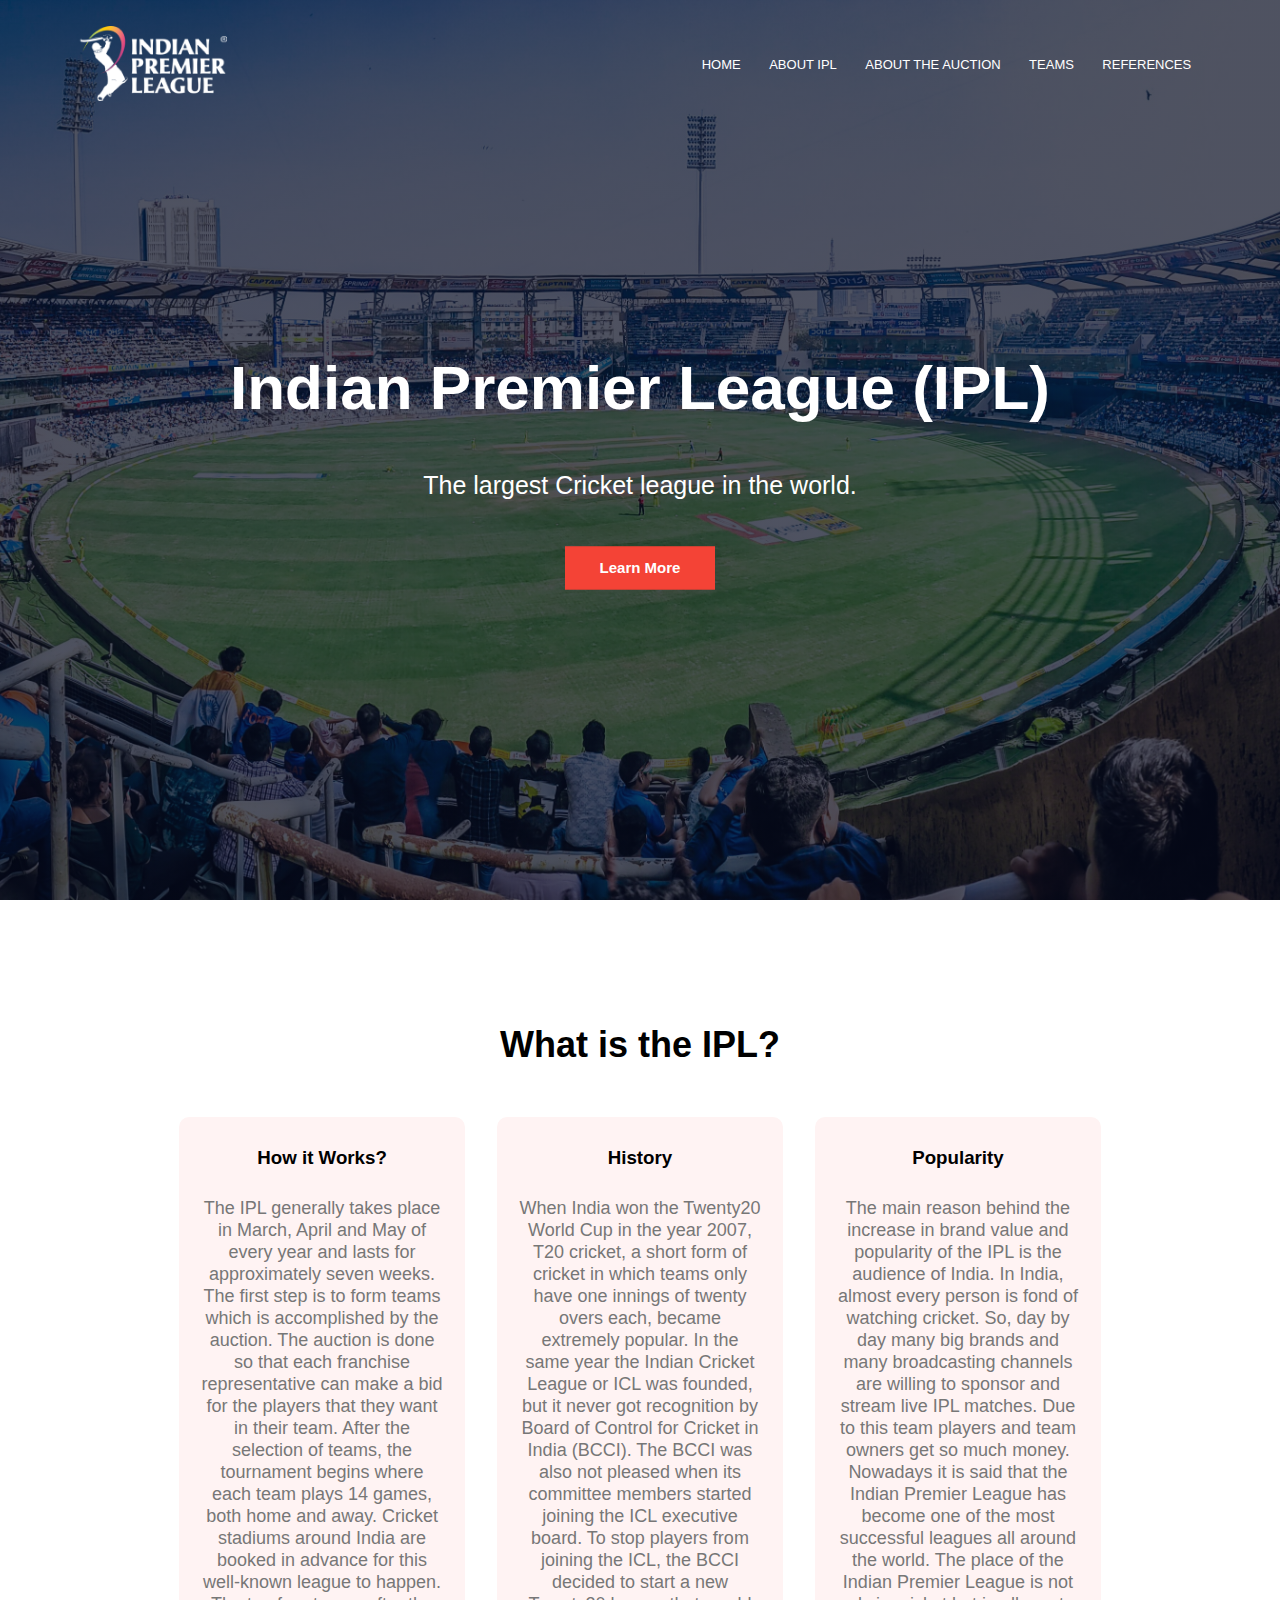
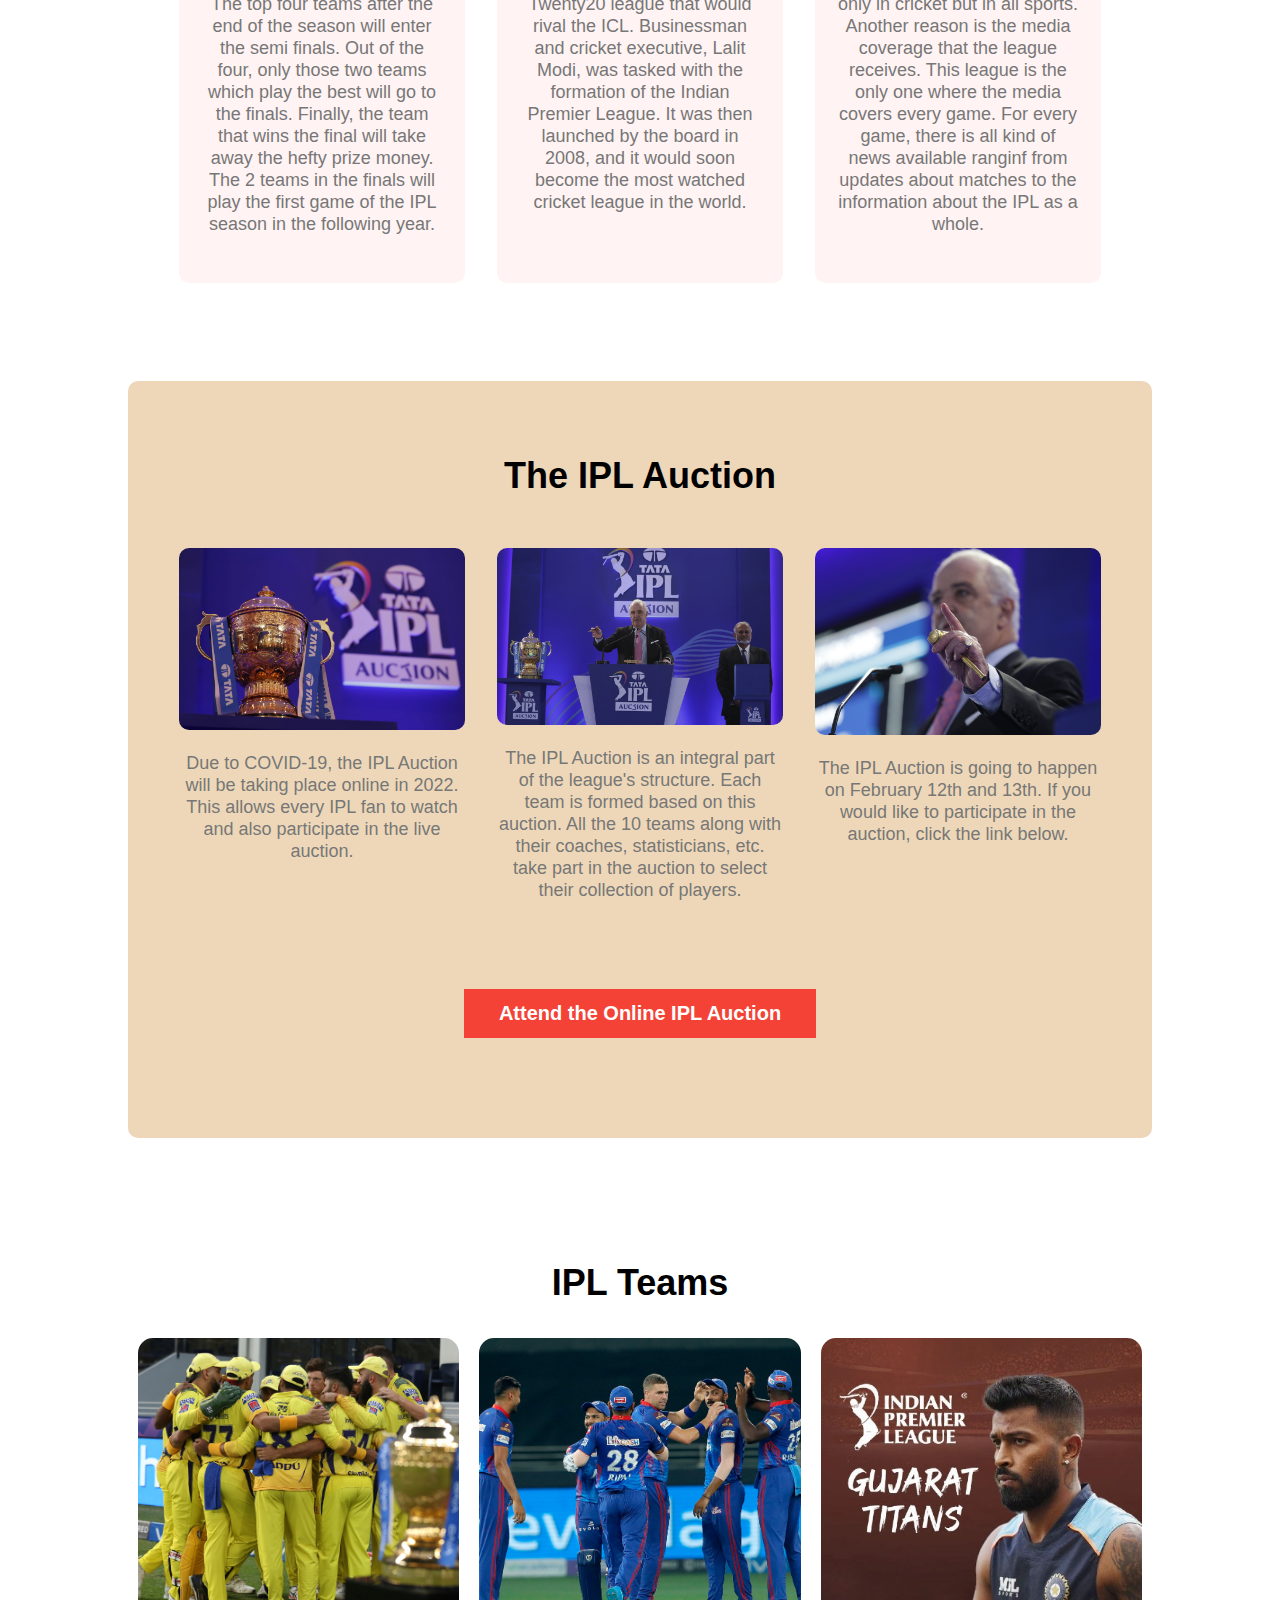
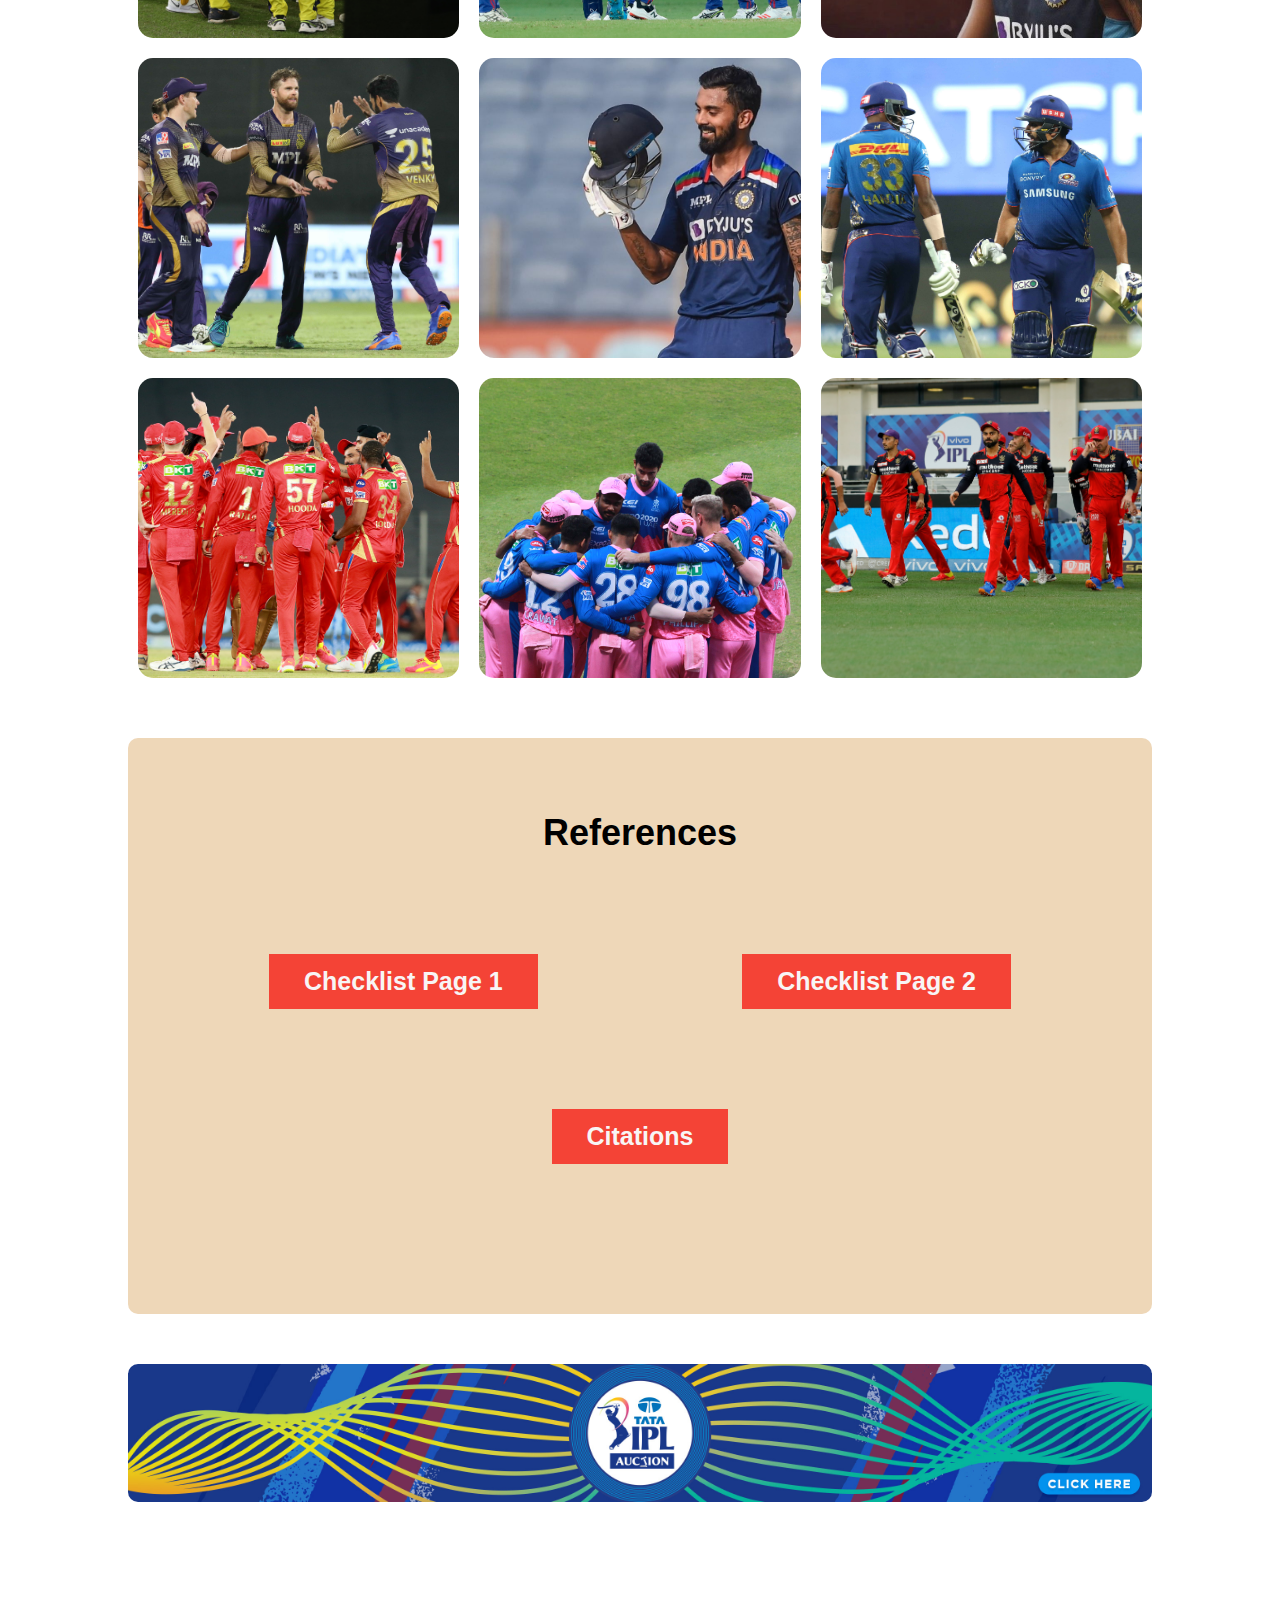
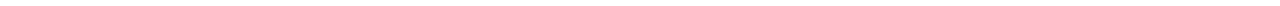
<file: index.html>
<!DOCTYPE html>
<html>
  <head>
    <meta charset="UTF-8" />
    <meta http-equiv="X-UA-Compatible" content="IE=edge" />
    <meta name="viewport" content="width=device-width, initial-scale=1.0" />
    <title>Virtual IPL Auction</title>
    <link rel="preconnect" href="https://fonts.googleapis.com" />
    <link rel="preconnect" href="https://fonts.gstatic.com" crossorigin />
    <link
      href="https://fonts.googleapis.com/css2?family=Inter:wght@300&family=Poppins:wght@300&display=swap"
      rel="stylesheet"
    />
    <link rel="stylesheet" href="styles.css" />
  </head>
  <body>
    <!-------------------->
    <!-- Header section -->
    <!-------------------->

    <section class="header">
      <nav>
        <a href="index.html"><img src="images/logos/iplLogo.png" alt="" /></a>
        <div class="nav-links" id="navLinks">
          <ul>
            <li><a href="#">HOME</a></li>
            <li><a href="#ipl">ABOUT IPL</a></li>
            <li><a href="#auction">ABOUT THE AUCTION</a></li>
            <li><a href="#teams">TEAMS</a></li>
            <li><a href="#references">REFERENCES</a></li>
          </ul>
        </div>
      </nav>
      <div class="text-box">
        <h1>Indian Premier League (IPL)</h1>
        <p id = "description">
          The largest Cricket league in the world.
        </p>
        <a href="#ipl" class="hero-btn"><b>Learn More</b></a>
      </div>
    </section>

    <!----------------------->
    <!-- About IPL section -->
    <!----------------------->

    <section class="ipl" id="ipl">
      <h1>What is the IPL?</h1>

      <div class="row">
        <div class="ipl-col">
          <h3>How it Works?</h3>
          <p>
            The IPL generally takes place in March, April and May of every year and lasts for approximately seven weeks.
            The first step is to form teams which is accomplished by the auction. The auction is done
            so that each franchise representative can make a bid for the players that they want in their team.
            After the selection of teams, the tournament begins where each team plays 14 games, both home and away.
            Cricket stadiums around India are booked in advance for this well-known league to happen.
            The top four teams after the end of the season will enter the semi finals. Out of the four, only those two 
            teams which play the best will go to the finals. Finally, the team that wins the final will take away the hefty 
            prize money. The 2 teams in the finals will play the first game of the IPL season in the following year. 
          </p>
        </div>
        <div class="ipl-col">
          <h3>History</h3>
          <p>
            When India won the Twenty20 World Cup in the year 2007, T20 cricket, a short form of
            cricket in which teams only have one innings of twenty overs each, became extremely popular.
            In the same year the Indian Cricket League or ICL was founded, but it never got recognition 
            by Board of Control for Cricket in India (BCCI). The BCCI was also not pleased when its committee 
            members started joining the ICL executive board. To stop players from joining the ICL, the BCCI 
            decided to start a new Twenty20 league that would rival the ICL. Businessman and cricket executive, 
            Lalit Modi, was tasked with the formation of the Indian Premier League. It was then launched by the
            board in 2008, and it would soon become the most watched cricket league in the world.
          </p>
        </div>
        <div class="ipl-col">
          <h3>Popularity</h3>
          <p>
            The main reason behind the increase in brand value and popularity of the IPL is the audience of India. 
            In India, almost every person is fond of watching cricket. So, day by day many big brands
            and many broadcasting channels are willing to sponsor and stream live IPL matches. Due to
            this team players and team owners get so much money. Nowadays it is said that the Indian 
            Premier League has become one of the most successful leagues all around the world. The place 
            of the Indian Premier League is not only in cricket but in all sports. Another reason is the media
            coverage that the league receives. This league is the only one where the media covers every game.
            For every game, there is all kind of news available ranginf from updates about matches to the
            information about the IPL as a whole.
          </p>
        </div>
      </div>
    </section>

    <!--------------------------->
    <!-- About Auction section -->
    <!--------------------------->

    <section class="auction" id = "auction">
      <h1>The IPL Auction</h1>

      <div class="row">
        <div class="auction-col">
          <img src="images/iplAuction.jpg" alt="" />
          <h3></h3>
          <p>
            Due to COVID-19, the IPL Auction will be taking place online in
            2022. This allows every IPL fan to watch and also 
            participate in the live auction.
          </p>
        </div>
        <div class="auction-col">
          <img src="images/auction3.jpg" alt="" />
          <h3></h3>
          <p>
            The IPL Auction is an integral part of the league's structure. Each team is formed based on this 
            auction. All the 10 teams along with their coaches, statisticians, etc. take part in the auction
            to select their collection of players.
          </p>
        </div>
        <div class="auction-col">
          <img src="images/auction2.jpg" alt="" />
          <h3></h3>
          <p>
            The IPL Auction is going to happen on February 12th and 13th.
            If you would like to participate in the auction, click the link below. 
          </p>
        </div>

      </div>
      <a class="auctionButton" href="https://www.iplt20.com/"><b>Attend the Online IPL Auction</b></a>
    </section>

    <!-------------------->
    <!-- Teams section --->
    <!-------------------->

    <section class="teams" id = "teams">
      <h1>IPL Teams</h1>

      <div class="container">
        <div class="content-wrapper">
          <div class="portfolio-items-wrapper">
            <a href="csk.html">
              <div class="portfolio-item-wrapper">
                <div
                  class="portfolio-img-background"
                  style="background-image: url(images/csk.jpg)"
                ></div>
                <div class="img-text-wrapper">
                  <div class="logo-wrapper">
                    <img src="images/logos/cskLogo.png" alt="" />
                  </div>

                  <div class="subtitle">
                    CSK (Chennai Super Kings) is captained by MS Dhoni and has
                    been a strong team in the league. Find out more about the
                    team here.
                  </div>
                </div>
              </div>
            </a>

            <a href="dc.html">
              <div class="portfolio-item-wrapper">
                <div
                  class="portfolio-img-background"
                  style="background-image: url(images/dc.jpg)"
                ></div>
                <div class="img-text-wrapper">
                  <div class="logo-wrapper">
                    <img src="images/logos/delhiLogo.svg" alt="" />
                  </div>

                  <div class="subtitle">
                    DC (Delhi Capitals) is captained by Rishab Pant and consists
                    primarily of youngsters. Find out more about the team here.
                  </div>
                </div>
              </div>
            </a>

            <a href="gt.html">
              <div class="portfolio-item-wrapper">
                <div
                  class="portfolio-img-background"
                  style="background-image: url(images/gujarat.gif)"
                ></div>
                <div class="img-text-wrapper">
                  <div class="logo-wrapper">
                    <img src="images/logos/gujaratLogo.png" alt="" />
                  </div>

                  <div class="subtitle">
                    GT (Gujarat Titans) is captained by Hardik Pandya and is a
                    new team this year (2022). Find out more about the team
                    here.
                  </div>
                </div>
              </div>
            </a>

            <a href="kkr.html">
              <div class="portfolio-item-wrapper">
                <div
                  class="portfolio-img-background"
                  style="background-image: url(images/kkr.jpg)"
                ></div>
                <div class="img-text-wrapper">
                  <div class="logo-wrapper">
                    <img class="kkr" src="images/logos/kkrLogo.webp" alt="" />
                  </div>

                  <div class="subtitle">
                    KKR (Kolkata Knight Riders) is captained by Shreyas Iyer and
                    is one of the best teams in the league. Find out more about
                    the team here.
                  </div>
                </div>
              </div>
            </a>

            <a href="lsg.html">
              <div class="portfolio-item-wrapper">
                <div
                  class="portfolio-img-background"
                  style="background-image: url(images/lsg.jpg)"
                ></div>
                <div class="img-text-wrapper">
                  <div class="logo-wrapper">
                    <img src="images/logos/lsgLogo.png" alt="" />
                  </div>

                  <div class="subtitle">
                    LSG (Lucknow Super Giants) is captained by KL Rahul and is
                    is a new team this year (2022). Find out more about the team
                    here.
                  </div>
                </div>
              </div>
            </a>

            <a href="mi.html">
              <div class="portfolio-item-wrapper">
                <div
                  class="portfolio-img-background"
                  style="background-image: url(images/mi.jpg)"
                ></div>
                <div class="img-text-wrapper">
                  <div class="logo-wrapper">
                    <img src="images/logos/miLogo.png" alt="" />
                  </div>

                  <div class="subtitle">
                    MI (Mumbai Indians) is captained by Rohit Sharma and has
                    been a dominant team in the league. Find out more about the
                    team here.
                  </div>
                </div>
              </div>
            </a>

            <a href="pk.html">
              <div class="portfolio-item-wrapper">
                <div
                  class="portfolio-img-background"
                  style="background-image: url(images/pbks.jpg)"
                ></div>
                <div class="img-text-wrapper">
                  <div class="logo-wrapper">
                    <img src="images/logos/pbksLogo.png" alt="" />
                  </div>

                  <div class="subtitle">
                    PK (Punjab Kings) is captained by Mayank Agarwal and has
                    been an important team in the league. Find out more about
                    the team here.
                  </div>
                </div>
              </div>
            </a>

            <a href="rr.html">
              <div class="portfolio-item-wrapper">
                <div
                  class="portfolio-img-background"
                  style="background-image: url(images/rr.jpg)"
                ></div>
                <div class="img-text-wrapper">
                  <div class="logo-wrapper">
                    <img src="images/logos/rrLogo.png" alt="" />
                  </div>

                  <div class="subtitle">
                    RR (Rajasthan Royals) is captained by Sanju Samson and has
                    been a weaker team in the league. Find out more about the
                    team here.
                  </div>
                </div>
              </div>
            </a>

            <a href="rcb.html">
              <div class="portfolio-item-wrapper">
                <div
                  class="portfolio-img-background"
                  style="background-image: url(images/rcb.jpg)"
                ></div>
                <div class="img-text-wrapper">
                  <div class="logo-wrapper">
                    <img src="images/logos/rcbLogo.webp" alt="" />
                  </div>

                  <div class="subtitle">
                    RCB (Royal Challengers Bangalore Kings) is captained by Faf
                    Du Plessis and has been a weaker team in the league despite
                    its good collection of players. Find out more about the team
                    here.
                  </div>
                </div>
              </div>
            </a>
          </div>
        </div>
      </div>
    </section>

    <!------------------------->
    <!-- References section --->
    <!------------------------->

    <section class="references" id = "references">
      <h1>References</h1>
      <a class="auctionButton" href="images/IMG_3931.JPG"><b>Checklist Page 1</b></a>
      <a class="auctionButton" href="images/IMG_3932.JPG"><b>Checklist Page 2</b></a>
      <a class="auctionButton" href="C:\Users\mohitksoni\Desktop\TSA HTML Website\references.txt"><b>Citations</b></a>
    </section>

    <!--------------------->
    <!-- Footer section --->
    <!--------------------->

    <section class="footer" id = "footer">
      <a href = "#auction"><img src="images/auction-land-banner (1).jpg" alt=""></a>
    </section>

  </body>
  <script src="main.js"></script>
</html>
</file>
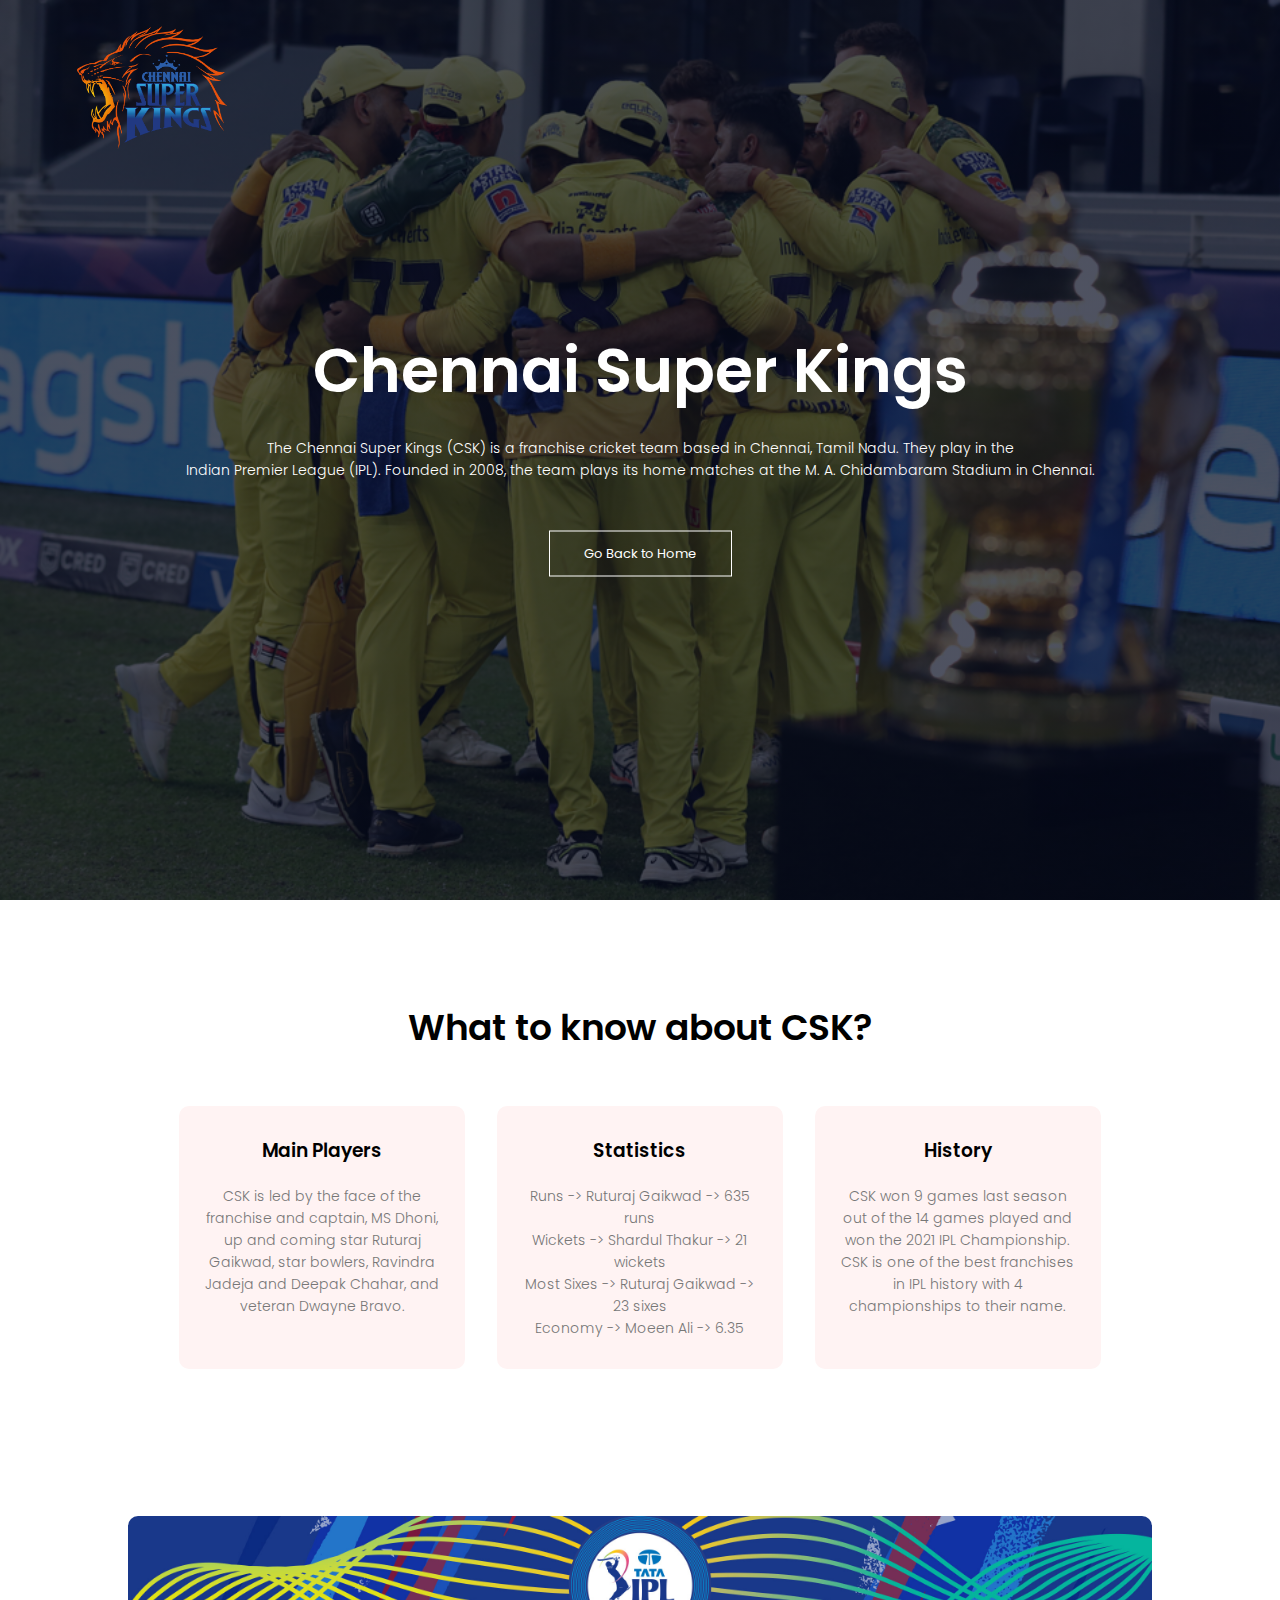
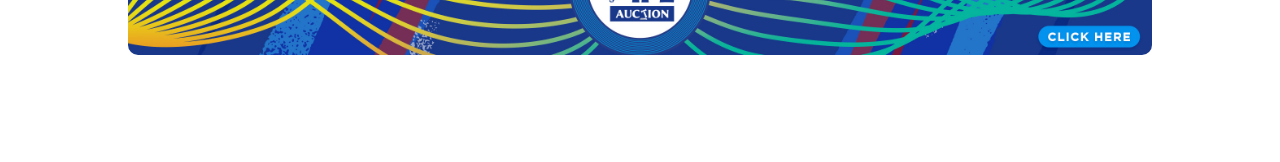
<file: csk.html>
<!DOCTYPE html>
<html lang="en">
  <head>
    <meta charset="UTF-8" />
    <meta http-equiv="X-UA-Compatible" content="IE=edge" />
    <meta name="viewport" content="width=device-width, initial-scale=1.0" />
    <title>CSK Webpage</title>
    <link rel="preconnect" href="https://fonts.googleapis.com" />
    <link rel="preconnect" href="https://fonts.gstatic.com" crossorigin />
    <link
      href="https://fonts.googleapis.com/css2?family=Inter:wght@300&family=Poppins:wght@300&display=swap"
      rel="stylesheet"
    />
    <link rel="stylesheet" href="csk.css" />
  </head>
  <body>
    <section class="header">
      <nav>
        <a href="index.html"><img src="images/logos/cskLogo.png" alt="" /></a>
        <div class="nav-links" id="navLinks">
          <i class="fa fa-times" onclick="hideMenu()"></i>
          <ul>
          </ul>
        </div>
        <i class="fa fa-bars" onclick="showMenu()"></i>
      </nav>
      <div class="text-box">
        <h1>Chennai Super Kings</h1>
        <p>
          The Chennai Super Kings (CSK) is a franchise cricket team based in Chennai, Tamil Nadu. 
          They play in the <br> Indian Premier League (IPL). Founded in 2008, the team plays its home matches 
          at the M. A. Chidambaram Stadium in Chennai.
        </p>
        <a href="index.html" class="hero-btn">Go Back to Home</a>
      </div>
    </section>

    <section class="course" id="course">
      <h1>What to know about CSK?</h1>

      <div class="row">
        <div class="course-col">
          <h3>Main Players</h3>
          <p>
            CSK is led by the face of the franchise and captain, MS Dhoni, up and coming star Ruturaj Gaikwad, star bowlers, Ravindra Jadeja and Deepak Chahar, and veteran Dwayne Bravo. 

          </p>
        </div>
        <div class="course-col">
          <h3>Statistics</h3>
          <p>
            Runs -> Ruturaj Gaikwad -> 635 runs <br>
Wickets -> Shardul Thakur -> 21 wickets <br>
Most Sixes -> Ruturaj Gaikwad -> 23 sixes <br>
Economy -> Moeen Ali -> 6.35 <br>
          </p>
        </div>
        <div class="course-col">
          <h3>History</h3>
          <p>
            CSK won 9 games last season out of the 14 games played and won the 2021 IPL Championship. CSK is one of the best franchises in IPL history with 4 championships to their name.

          </p>
        </div>
      </div>
    </section>

    <section class="footer" id = "footer">
      <a href = "#"><img src="images/auction-land-banner (1).jpg" alt=""></a>
    </section>

    <script src="main.js"></script>
  </body>
</html>
</file>
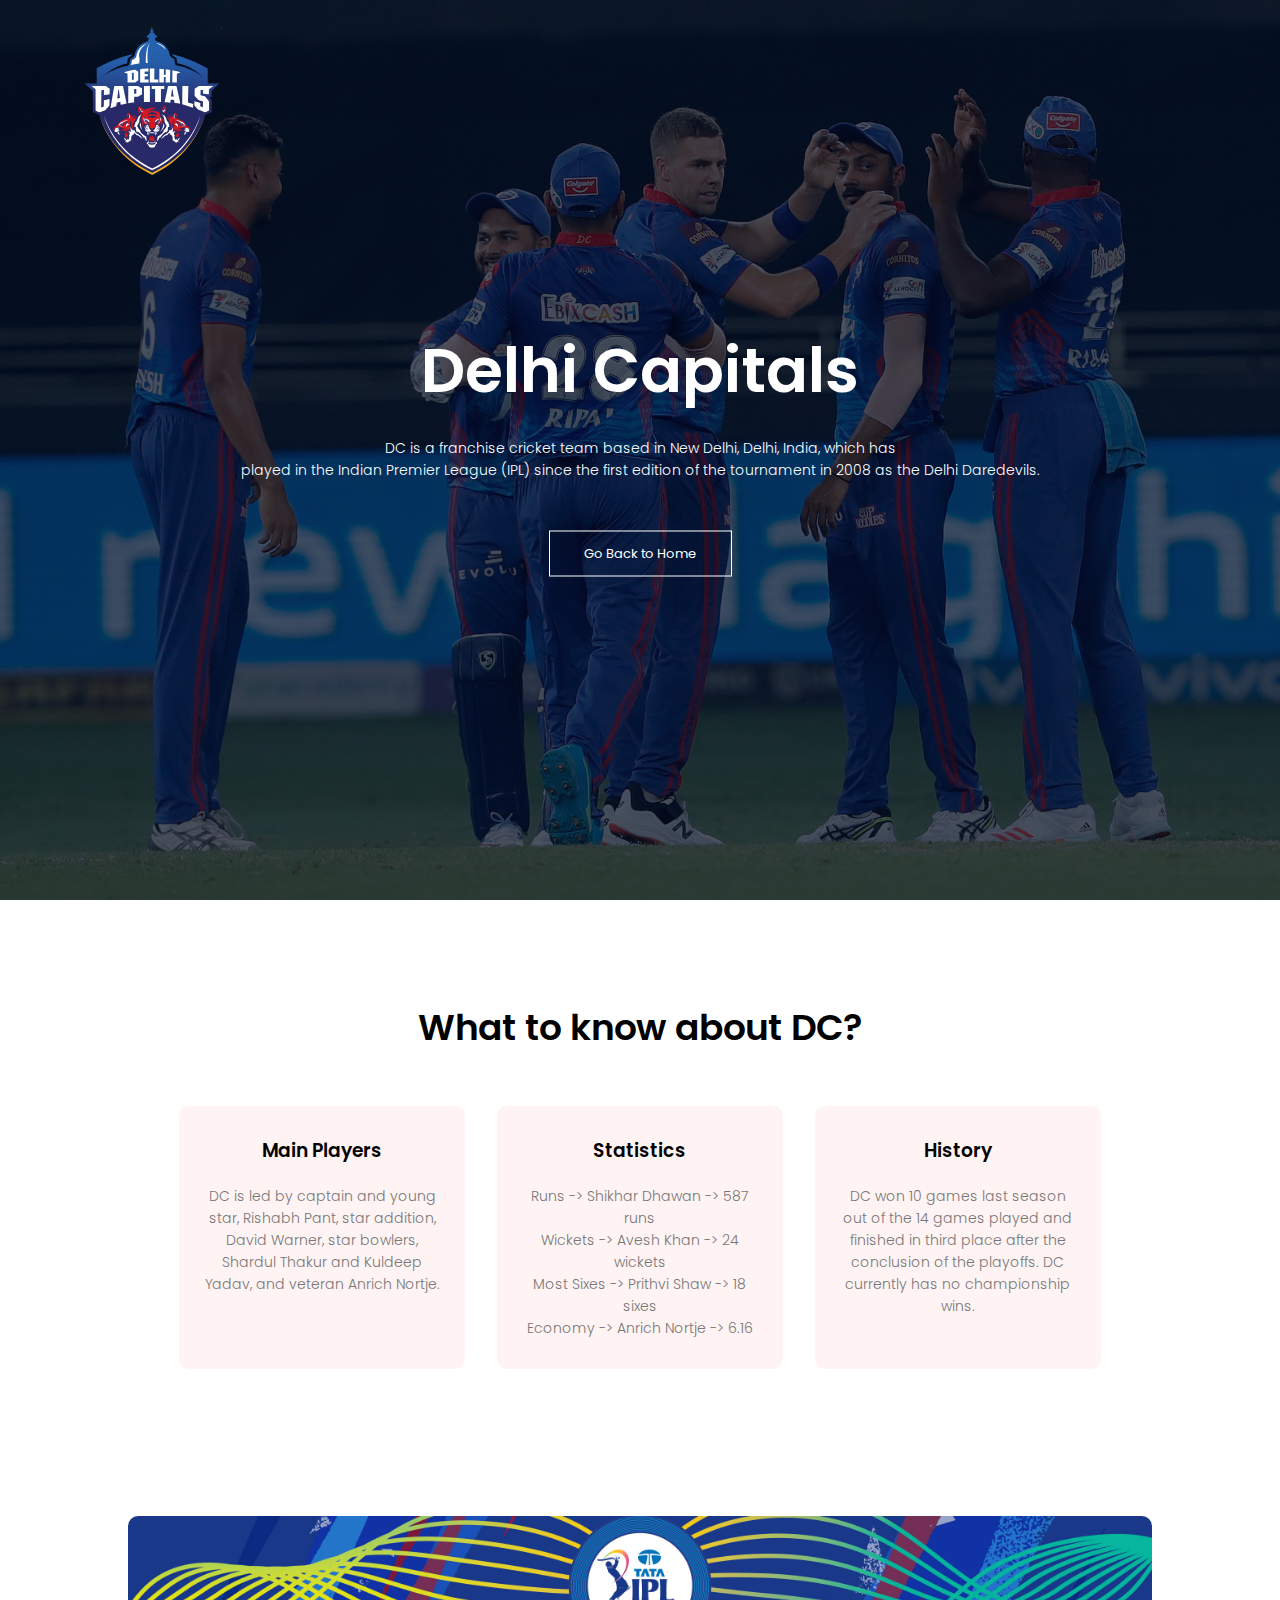
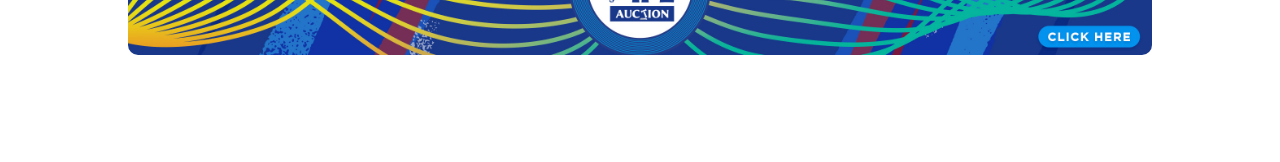
<file: dc.html>
<!DOCTYPE html>
<html lang="en">
  <head>
    <meta charset="UTF-8" />
    <meta http-equiv="X-UA-Compatible" content="IE=edge" />
    <meta name="viewport" content="width=device-width, initial-scale=1.0" />
    <title>DC Webpage</title>
    <link rel="preconnect" href="https://fonts.googleapis.com" />
    <link rel="preconnect" href="https://fonts.gstatic.com" crossorigin />
    <link
      href="https://fonts.googleapis.com/css2?family=Inter:wght@300&family=Poppins:wght@300&display=swap"
      rel="stylesheet"
    />
    <link rel="stylesheet" href="dc.css" />
  </head>
  <body>
    <section class="header">
      <nav>
        <a href="index.html"><img src="images/logos/delhiLogo.svg" alt="" /></a>
        <div class="nav-links" id="navLinks">
          <i class="fa fa-times" onclick="hideMenu()"></i>
          <ul>
          </ul>
        </div>
        <i class="fa fa-bars" onclick="showMenu()"></i>
      </nav>
      <div class="text-box">
        <h1>Delhi Capitals</h1>
        <p>
          DC is a franchise cricket team based in New Delhi, Delhi, India,
          which has <br />
          played in the Indian Premier League (IPL) since the first edition of
          the tournament in 2008 as the Delhi Daredevils.
        </p>
        <a href="index.html" class="hero-btn">Go Back to Home</a>
      </div>
    </section>

    <section class="course" id="course">
      <h1>What to know about DC?</h1>

      <div class="row">
        <div class="course-col">
          <h3>Main Players</h3>
          <p>
            DC is led by captain and young star, Rishabh Pant, star addition, David Warner, star bowlers, Shardul Thakur and Kuldeep Yadav, and veteran Anrich Nortje. 

          </p>
        </div>
        <div class="course-col">
          <h3>Statistics</h3>
          <p>
            Runs -> Shikhar Dhawan -> 587 runs <br>
Wickets -> Avesh Khan -> 24 wickets<br>
Most Sixes -> Prithvi Shaw -> 18 sixes<br>
Economy -> Anrich Nortje -> 6.16<br>
          </p>
        </div>
        <div class="course-col">
          <h3>History</h3>
          <p>
            DC won 10 games last season out of the 14 games played and finished in third place after the conclusion of the playoffs. DC currently has no championship wins. 
          </p>
        </div>
      </div>
    </section>

    <section class="footer" id = "footer">
      <a href = "#"><img src="images/auction-land-banner (1).jpg" alt=""></a>
    </section>

    <script src="main.js"></script>
  </body>
</html>
</file>
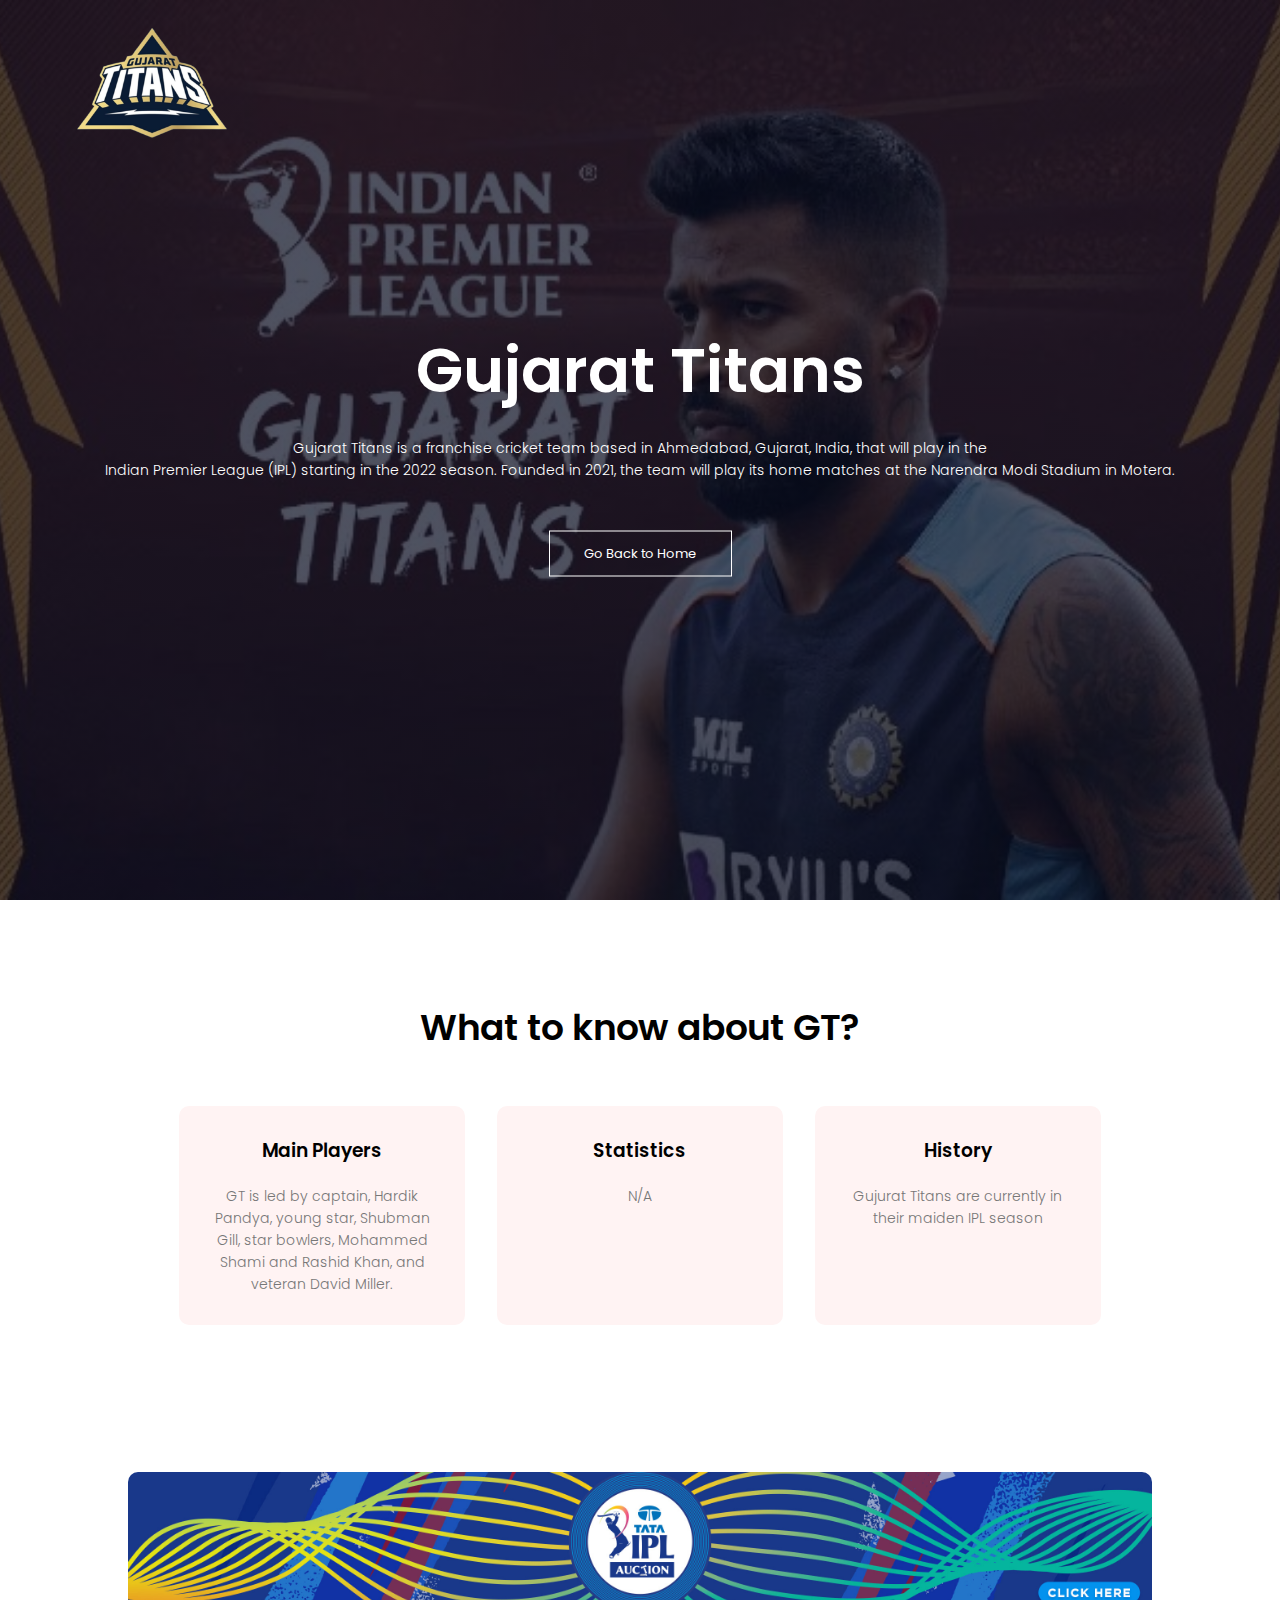
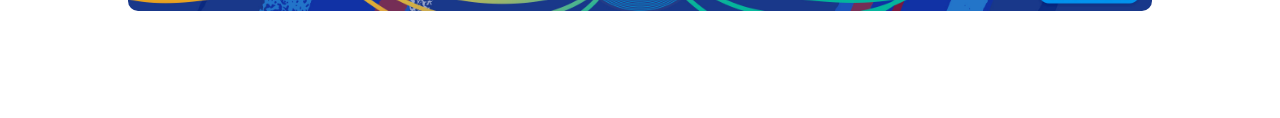
<file: gt.html>
<!DOCTYPE html>
<html lang="en">
  <head>
    <meta charset="UTF-8" />
    <meta http-equiv="X-UA-Compatible" content="IE=edge" />
    <meta name="viewport" content="width=device-width, initial-scale=1.0" />
    <title>GT Webpage</title>
    <link rel="preconnect" href="https://fonts.googleapis.com" />
    <link rel="preconnect" href="https://fonts.gstatic.com" crossorigin />
    <link
      href="https://fonts.googleapis.com/css2?family=Inter:wght@300&family=Poppins:wght@300&display=swap"
      rel="stylesheet"
    />
    <link rel="stylesheet" href="gt.css" />
  </head>
  <body>
    <section class="header">
      <nav>
        <a href="index.html"><img src="images/logos/gujaratLogo.png" alt="" /></a>
        <div class="nav-links" id="navLinks">
          <i class="fa fa-times" onclick="hideMenu()"></i>
          <ul>
          </ul>
        </div>
        <i class="fa fa-bars" onclick="showMenu()"></i>
      </nav>
      <div class="text-box">
        <h1>Gujarat Titans</h1>
        <p>
          Gujarat Titans is a franchise cricket team based in Ahmedabad, Gujarat, India, that will play in the <br> 
          Indian Premier League (IPL) starting in the 2022 season. Founded in 2021, the team will play its home 
          matches at the Narendra Modi Stadium in Motera.
        </p>
        <a href="index.html" class="hero-btn">Go Back to Home</a>
      </div>
    </section>

    <section class="course" id="course">
      <h1>What to know about GT?</h1>

      <div class="row">
        <div class="course-col">
          <h3>Main Players</h3>
          <p>
            GT is led by captain, Hardik Pandya, young star, Shubman Gill, star bowlers, Mohammed Shami and Rashid Khan, and veteran David Miller. 

          </p>
        </div>
        <div class="course-col">
          <h3>Statistics</h3>
          <p>
            N/A

          </p>
        </div>
        <div class="course-col">
          <h3>History</h3>
          <p>
            Gujurat Titans are currently in their maiden IPL season

          </p>
        </div>
      </div>
    </section>

    <section class="footer" id = "footer">
      <a href = "#"><img src="images/auction-land-banner (1).jpg" alt=""></a>
    </section>

    <script src="main.js"></script>
  </body>
</html>
</file>
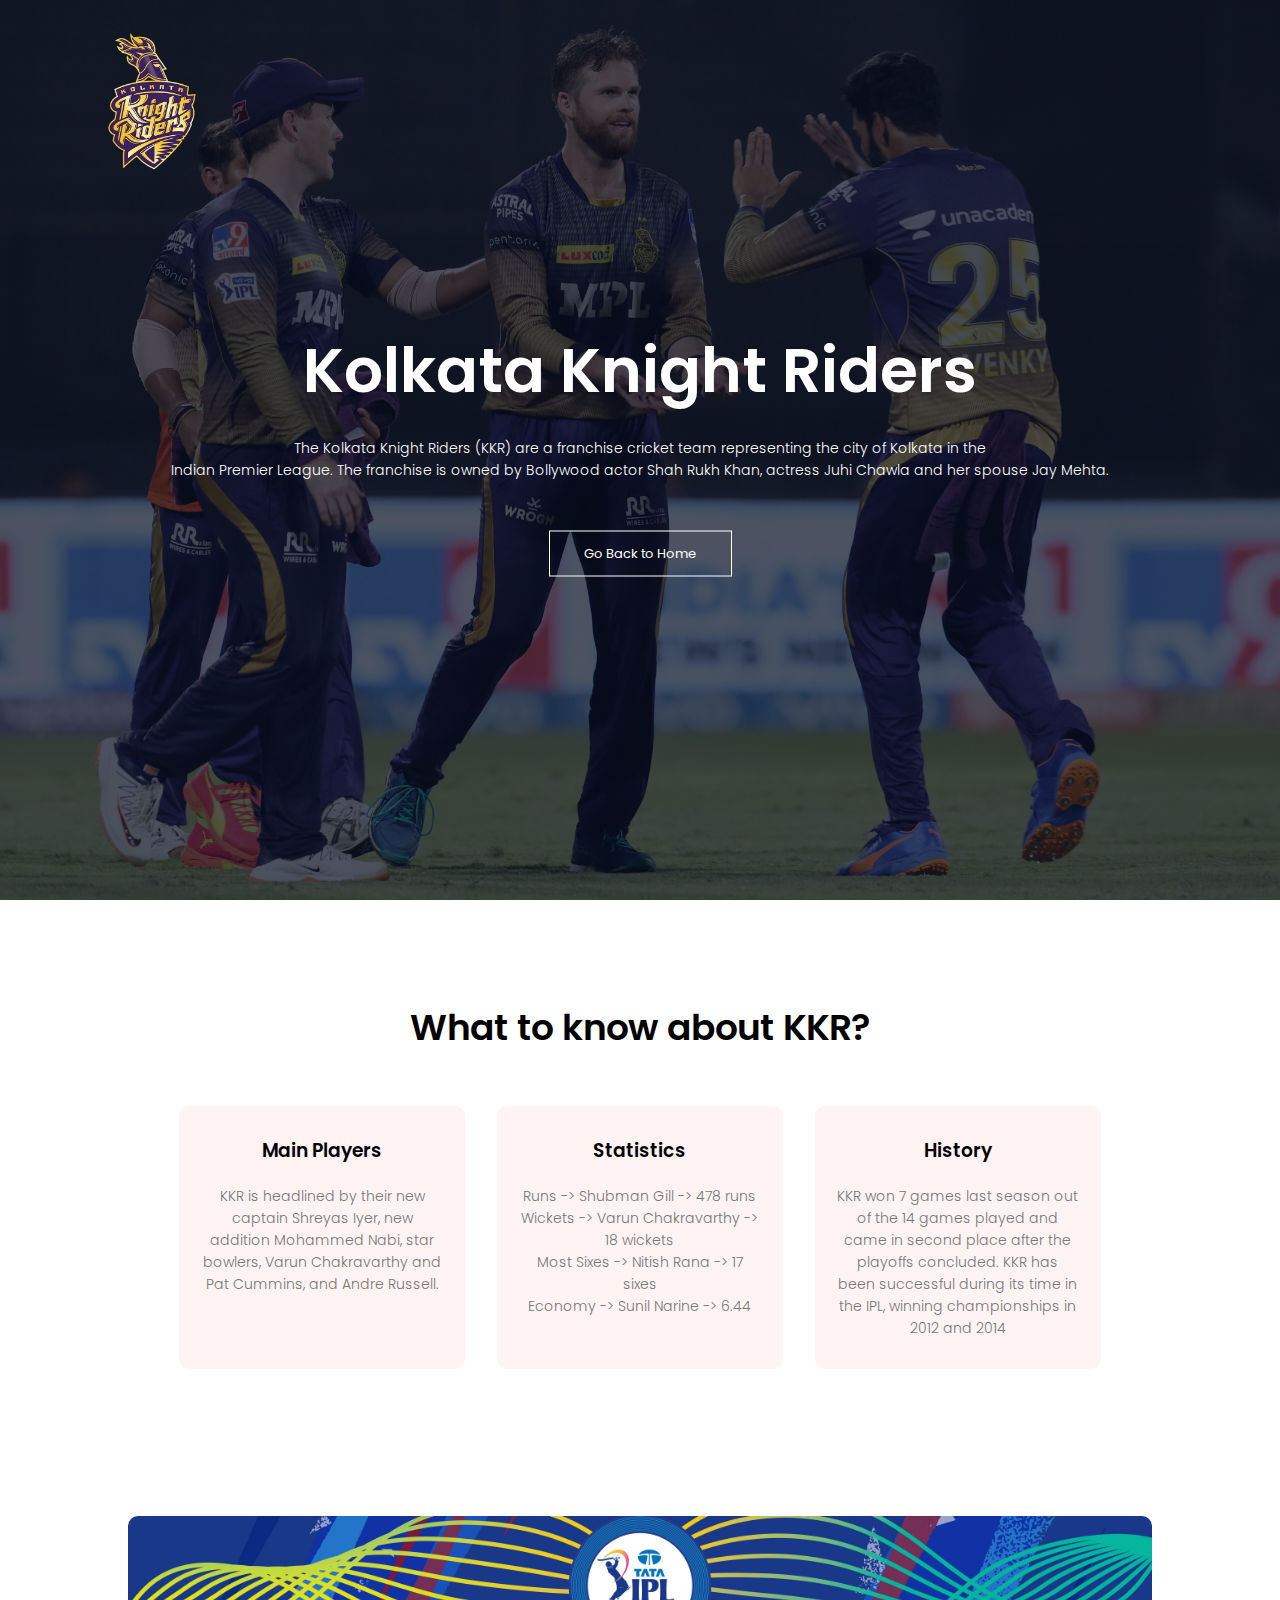
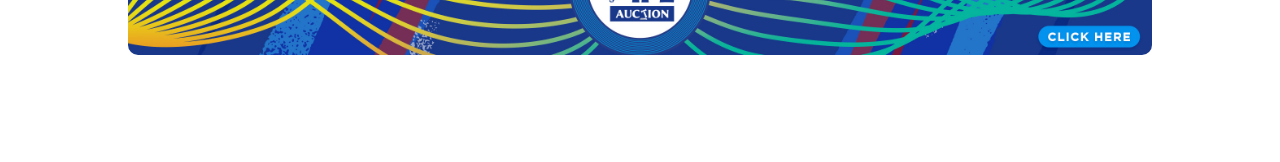
<file: kkr.html>
<!DOCTYPE html>
<html lang="en">
  <head>
    <meta charset="UTF-8" />
    <meta http-equiv="X-UA-Compatible" content="IE=edge" />
    <meta name="viewport" content="width=device-width, initial-scale=1.0" />
    <title>KKR Webpage</title>
    <link rel="preconnect" href="https://fonts.googleapis.com" />
    <link rel="preconnect" href="https://fonts.gstatic.com" crossorigin />
    <link
      href="https://fonts.googleapis.com/css2?family=Inter:wght@300&family=Poppins:wght@300&display=swap"
      rel="stylesheet"
    />
    <link rel="stylesheet" href="kkr.css" />
  </head>
  <body>
    <section class="header">
      <nav>
        <a href="index.html"><img src="images/logos/kkrLogo.webp" alt="" /></a>
        <div class="nav-links" id="navLinks">
          <i class="fa fa-times" onclick="hideMenu()"></i>
          <ul>
          </ul>
        </div>
        <i class="fa fa-bars" onclick="showMenu()"></i>
      </nav>
      <div class="text-box">
        <h1>Kolkata Knight Riders</h1>
        <p>
            The Kolkata Knight Riders (KKR) are a franchise cricket team representing the city of Kolkata in the <br> 
            Indian Premier League. The franchise is owned by Bollywood actor Shah Rukh Khan, actress Juhi Chawla and her
            spouse Jay Mehta.
        </p>
        <a href="index.html" class="hero-btn">Go Back to Home</a>
      </div>
    </section>

    <section class="course" id="course">
      <h1>What to know about KKR?</h1>

      <div class="row">
        <div class="course-col">
          <h3>Main Players</h3>
          <p>
            KKR is headlined by their new captain Shreyas Iyer, new addition Mohammed Nabi, star bowlers, Varun Chakravarthy and Pat Cummins, and Andre Russell. 

          </p>
        </div>
        <div class="course-col">
          <h3>Statistics</h3>
          <p>
            Runs -> Shubman Gill -> 478 runs<br>
Wickets -> Varun Chakravarthy -> 18 wickets<br>
Most Sixes -> Nitish Rana -> 17 sixes<br>
Economy -> Sunil Narine -> 6.44<br>
          </p>
        </div>
        <div class="course-col">
          <h3>History</h3>
          <p>
            KKR won 7 games last season out of the 14 games played and came in second place after the playoffs concluded. KKR has been successful during its time in the IPL, winning championships in 2012 and 2014

          </p>
        </div>
      </div>
    </section>

    <section class="footer" id = "footer">
      <a href = "#"><img src="images/auction-land-banner (1).jpg" alt=""></a>
    </section>

    <script src="main.js"></script>
  </body>
</html>
</file>
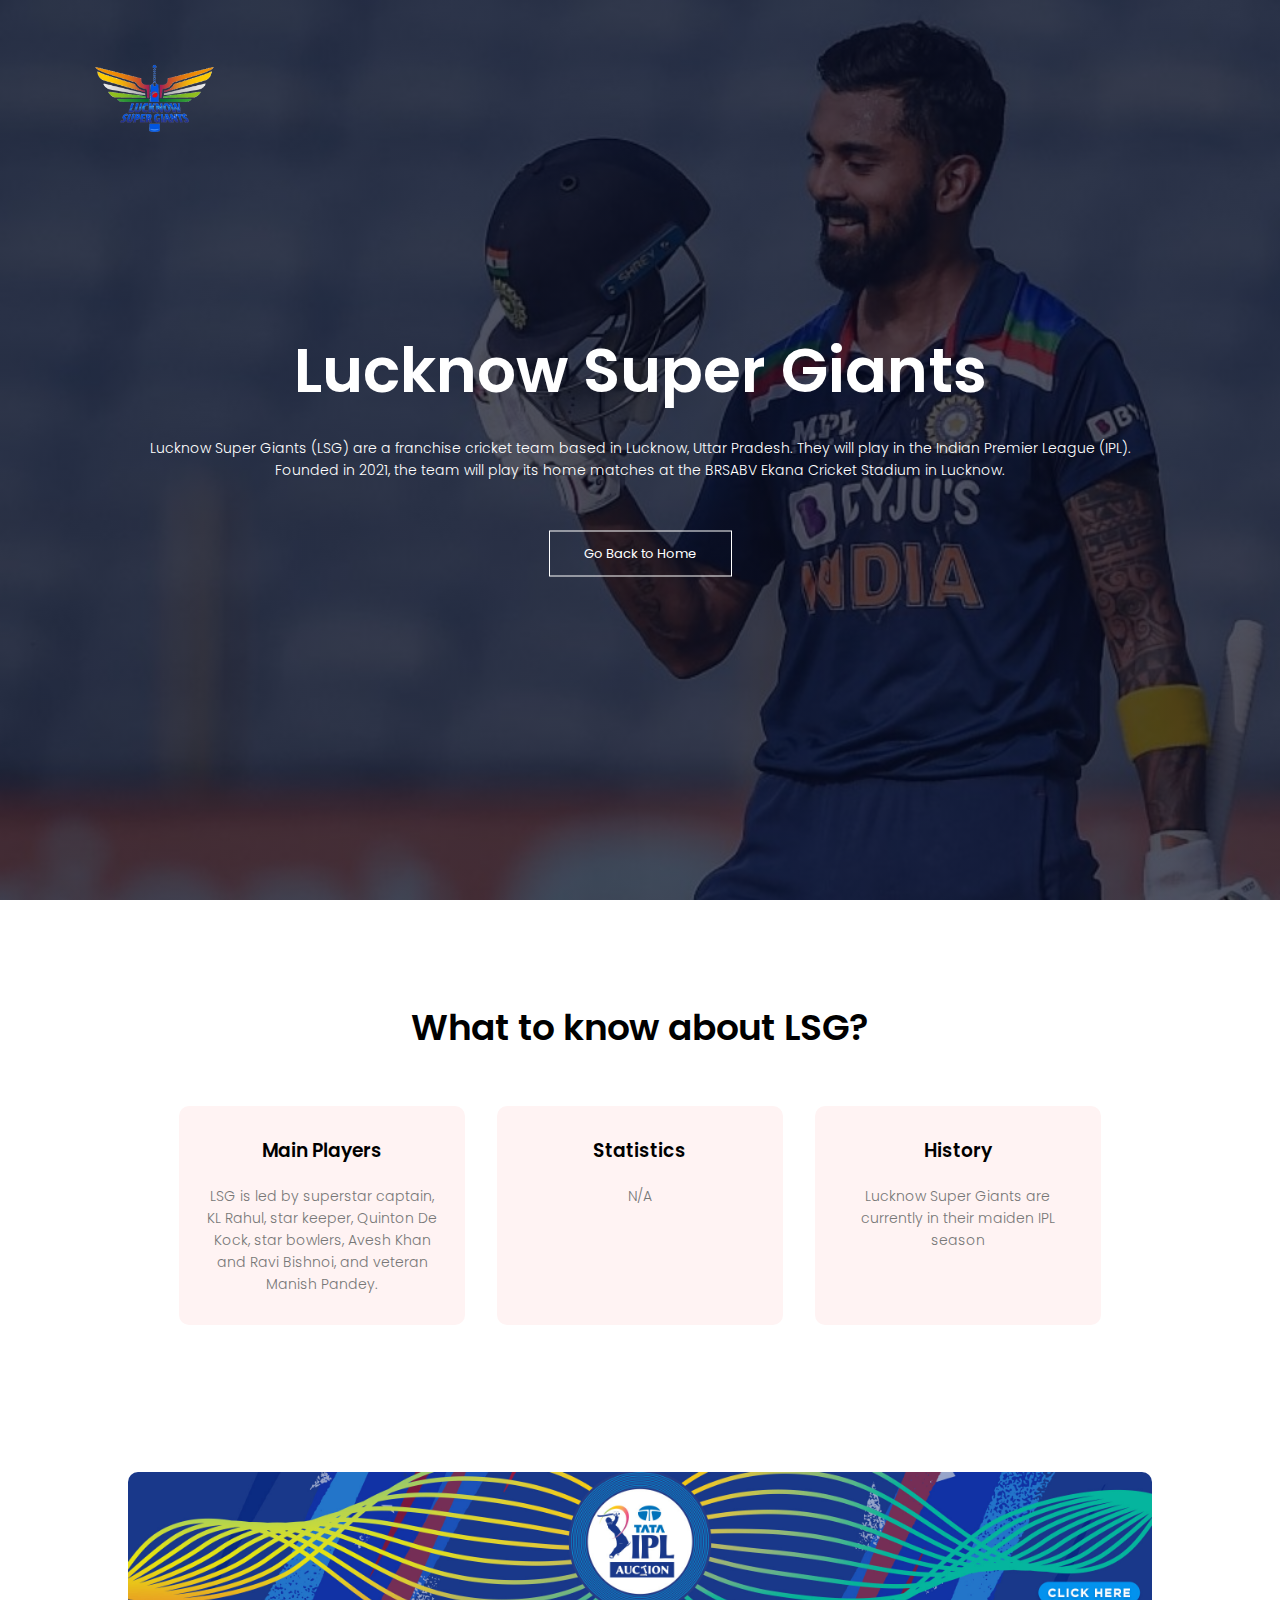
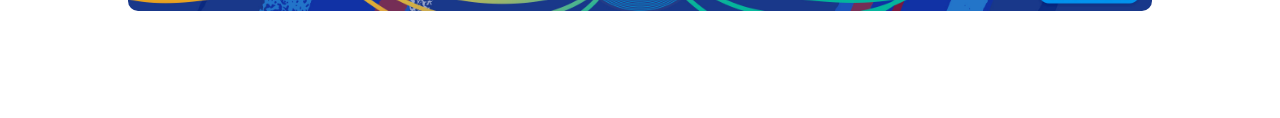
<file: lsg.html>
<!DOCTYPE html>
<html lang="en">
  <head>
    <meta charset="UTF-8" />
    <meta http-equiv="X-UA-Compatible" content="IE=edge" />
    <meta name="viewport" content="width=device-width, initial-scale=1.0" />
    <title>LSG Webpage</title>
    <link rel="preconnect" href="https://fonts.googleapis.com" />
    <link rel="preconnect" href="https://fonts.gstatic.com" crossorigin />
    <link
      href="https://fonts.googleapis.com/css2?family=Inter:wght@300&family=Poppins:wght@300&display=swap"
      rel="stylesheet"
    />
    <link rel="stylesheet" href="lsg.css" />
  </head>
  <body>
    <section class="header">
      <nav>
        <a href="index.html"><img src="images/logos/lsgLogo.png" alt="" /></a>
        <div class="nav-links" id="navLinks">
          <i class="fa fa-times" onclick="hideMenu()"></i>
          <ul>
          </ul>
        </div>
        <i class="fa fa-bars" onclick="showMenu()"></i>
      </nav>
      <div class="text-box">
        <h1>Lucknow Super Giants</h1>
        <p>
            Lucknow Super Giants (LSG) are a franchise cricket team based in Lucknow, Uttar Pradesh. 
            They will play in the Indian Premier League (IPL). <br>
            Founded in 2021, the team will play its home matches at the BRSABV Ekana Cricket Stadium in Lucknow.
        </p>
        <a href="index.html" class="hero-btn">Go Back to Home</a>
      </div>
    </section>

    <section class="course" id="course">
      <h1>What to know about LSG?</h1>

      <div class="row">
        <div class="course-col">
          <h3>Main Players</h3>
          <p>
            LSG is led by superstar captain, KL Rahul, star keeper, Quinton De Kock, star bowlers, Avesh Khan and Ravi Bishnoi, and veteran Manish Pandey. 

          </p>
        </div>
        <div class="course-col">
          <h3>Statistics</h3>
          <p>
            N/A

          </p>
        </div>
        <div class="course-col">
          <h3>History</h3>
          <p>
            Lucknow Super Giants are currently in their maiden IPL season

          </p>
        </div>
      </div>
    </section>

    <section class="footer" id = "footer">
      <a href = "#"><img src="images/auction-land-banner (1).jpg" alt=""></a>
    </section>

    <script src="main.js"></script>
  </body>
</html>
</file>
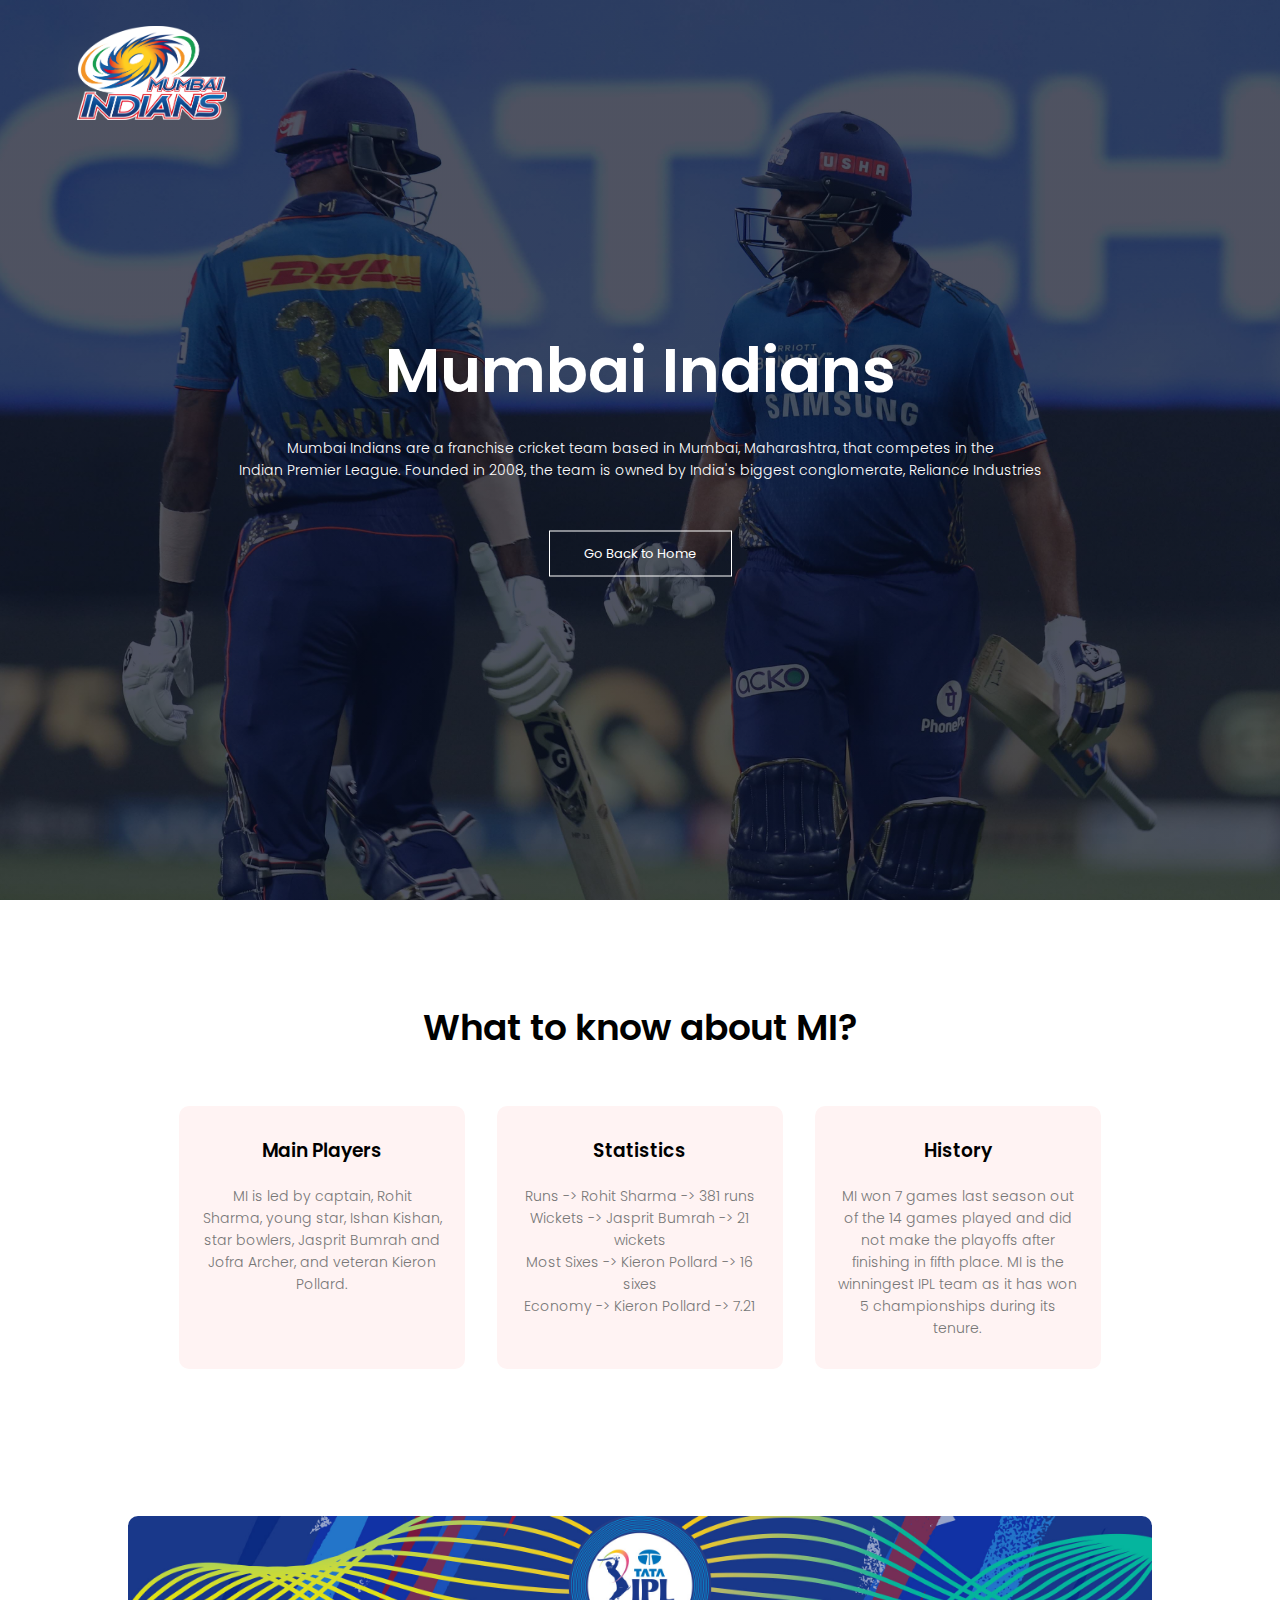
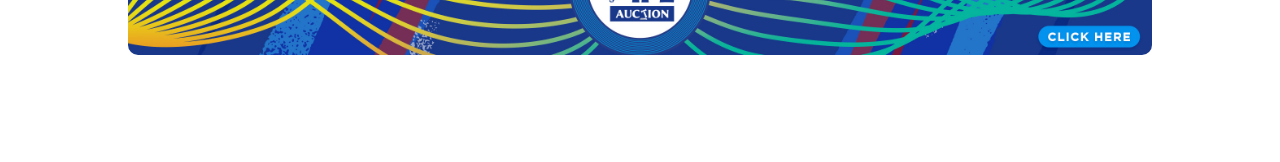
<file: mi.html>
<!DOCTYPE html>
<html lang="en">
  <head>
    <meta charset="UTF-8" />
    <meta http-equiv="X-UA-Compatible" content="IE=edge" />
    <meta name="viewport" content="width=device-width, initial-scale=1.0" />
    <title>MI Webpage</title>
    <link rel="preconnect" href="https://fonts.googleapis.com" />
    <link rel="preconnect" href="https://fonts.gstatic.com" crossorigin />
    <link
      href="https://fonts.googleapis.com/css2?family=Inter:wght@300&family=Poppins:wght@300&display=swap"
      rel="stylesheet"
    />
    <link rel="stylesheet" href="mi.css" />
  </head>
  <body>
    <section class="header">
      <nav>
        <a href="index.html"><img src="images/logos/miLogo.png" alt="" /></a>
        <div class="nav-links" id="navLinks">
          <i class="fa fa-times" onclick="hideMenu()"></i>
          <ul>
          </ul>
        </div>
        <i class="fa fa-bars" onclick="showMenu()"></i>
      </nav>
      <div class="text-box">
        <h1>Mumbai Indians</h1>
        <p>
            Mumbai Indians are a franchise cricket team based in Mumbai, Maharashtra, that competes 
            in the <br> Indian Premier League. Founded in 2008, the team is owned by India's biggest conglomerate, Reliance Industries
        </p>
        <a href="index.html" class="hero-btn">Go Back to Home</a>
      </div>
    </section>

    <section class="course" id="course">
      <h1>What to know about MI?</h1>

      <div class="row">
        <div class="course-col">
          <h3>Main Players</h3>
          <p>
            MI is led by captain, Rohit Sharma, young star, Ishan Kishan, star bowlers, Jasprit Bumrah and Jofra Archer, and veteran Kieron Pollard. 

          </p>
        </div>
        <div class="course-col">
          <h3>Statistics</h3>
          <p>
            Runs -> Rohit Sharma -> 381 runs<br>
Wickets -> Jasprit Bumrah -> 21 wickets<br>
Most Sixes -> Kieron Pollard -> 16 sixes<br>
Economy -> Kieron Pollard -> 7.21<br>
          </p>
        </div>
        <div class="course-col">
          <h3>History</h3>
          <p>
            MI won 7 games last season out of the 14 games played and did not make the playoffs after finishing in fifth place. MI is the winningest IPL team as it has won 5 championships during its tenure.

          </p>
        </div>
      </div>
    </section>

    <section class="footer" id = "footer">
      <a href = "#"><img src="images/auction-land-banner (1).jpg" alt=""></a>
    </section>

    <script src="main.js"></script>
  </body>
</html>
</file>
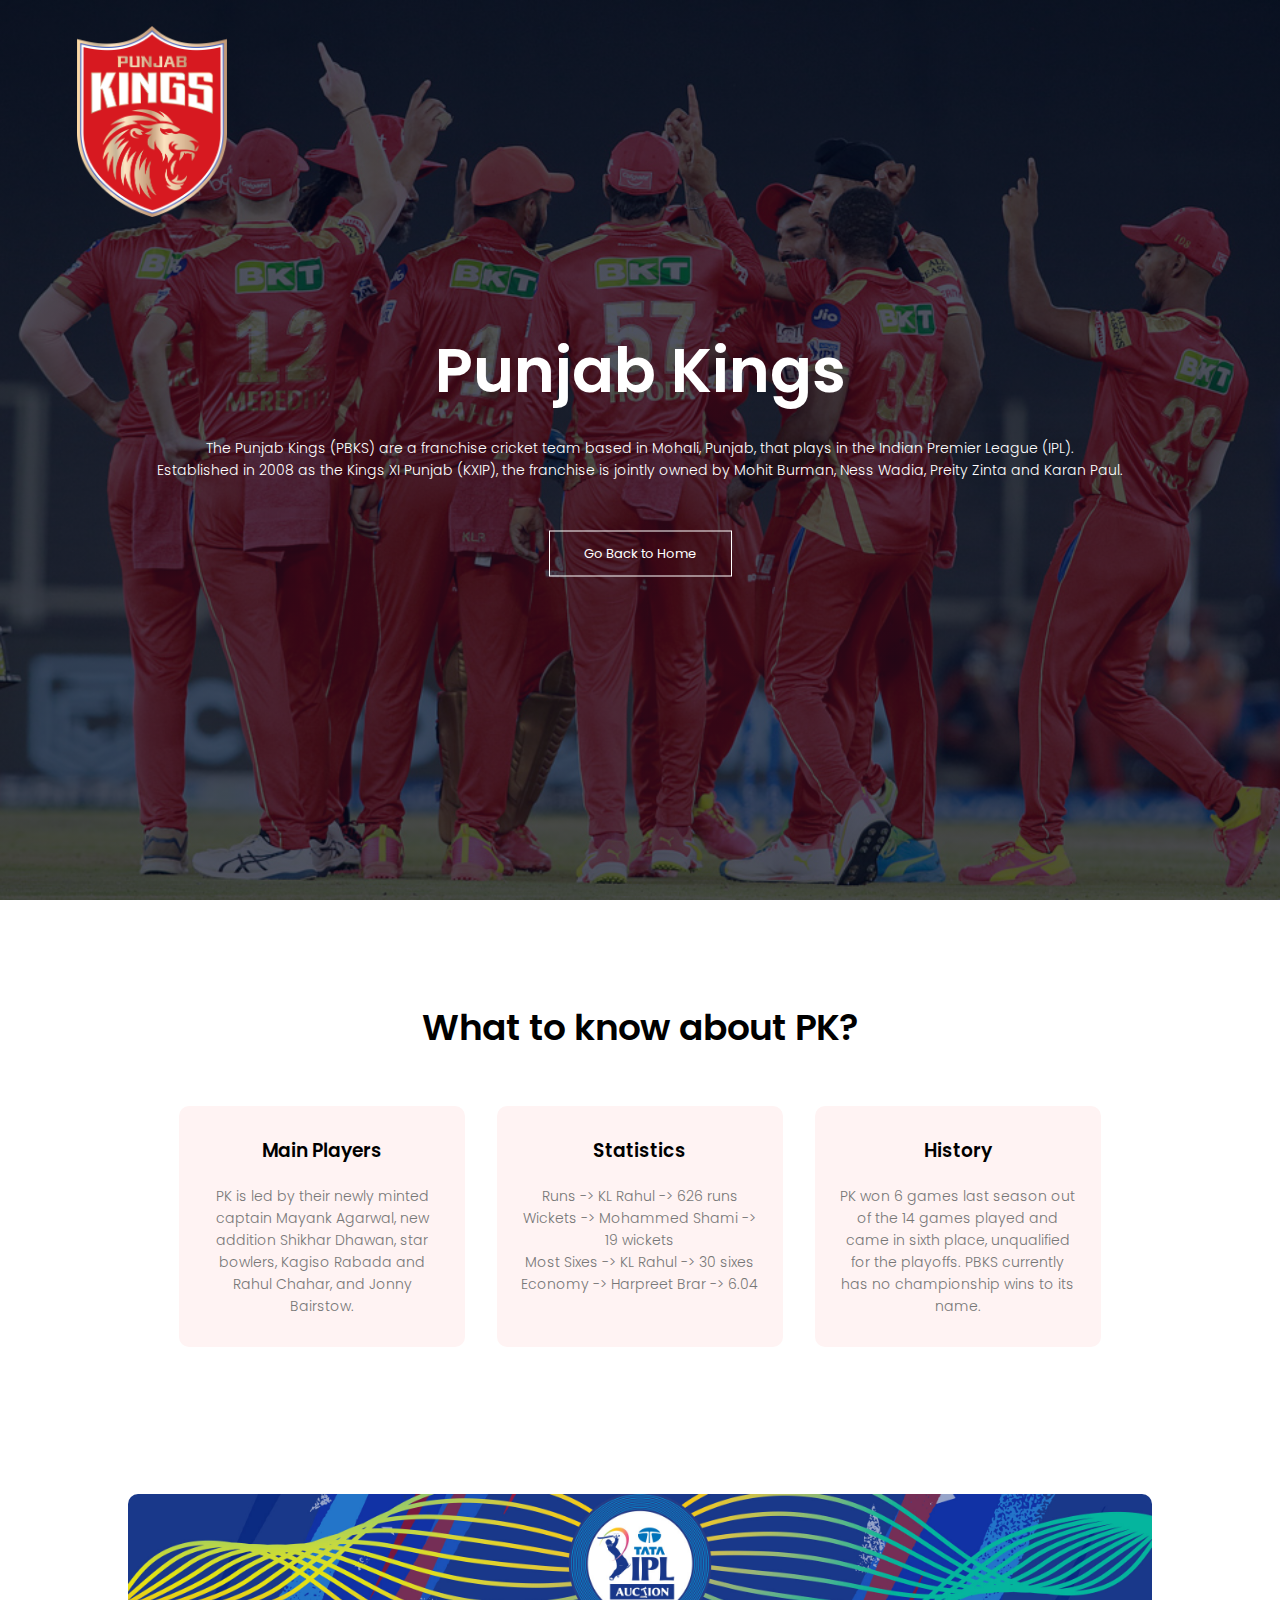
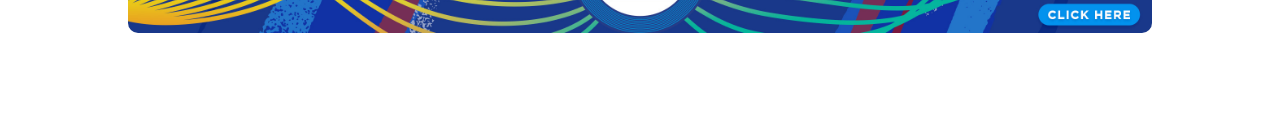
<file: pk.html>
<!DOCTYPE html>
<html lang="en">
  <head>
    <meta charset="UTF-8" />
    <meta http-equiv="X-UA-Compatible" content="IE=edge" />
    <meta name="viewport" content="width=device-width, initial-scale=1.0" />
    <title>PK Webpage</title>
    <link rel="preconnect" href="https://fonts.googleapis.com" />
    <link rel="preconnect" href="https://fonts.gstatic.com" crossorigin />
    <link
      href="https://fonts.googleapis.com/css2?family=Inter:wght@300&family=Poppins:wght@300&display=swap"
      rel="stylesheet"
    />
    <link rel="stylesheet" href="pk.css" />
  </head>
  <body>
    <section class="header">
      <nav>
        <a href="index.html"><img src="images/logos/pbksLogo.png" alt="" /></a>
        <div class="nav-links" id="navLinks">
          <i class="fa fa-times" onclick="hideMenu()"></i>
          <ul>
          </ul>
        </div>
        <i class="fa fa-bars" onclick="showMenu()"></i>
      </nav>
      <div class="text-box">
        <h1>Punjab Kings</h1>
        <p>
            The Punjab Kings (PBKS) are a franchise cricket team based in Mohali, Punjab, that plays in the
            Indian Premier League (IPL). <br> Established in 2008 as the Kings XI Punjab (KXIP), the franchise
            is jointly owned by Mohit Burman, Ness Wadia, Preity Zinta and Karan Paul.
        </p>
        <a href="index.html" class="hero-btn">Go Back to Home</a>
      </div>
    </section>

    <section class="course" id="course">
      <h1>What to know about PK?</h1>

      <div class="row">
        <div class="course-col">
          <h3>Main Players</h3>
          <p>
            PK is led by their newly minted captain Mayank Agarwal, new addition Shikhar Dhawan, star bowlers, Kagiso Rabada and Rahul Chahar, and Jonny Bairstow. 

          </p>
        </div>
        <div class="course-col">
          <h3>Statistics</h3>
          <p>
            Runs -> KL Rahul -> 626 runs<br>
Wickets -> Mohammed Shami -> 19 wickets<br>
Most Sixes -> KL Rahul -> 30 sixes<br>
Economy -> Harpreet Brar -> 6.04<br>
          </p>
        </div>
        <div class="course-col">
          <h3>History</h3>
          <p>
            PK won 6 games last season out of the 14 games played and came in sixth place, unqualified for the playoffs. PBKS currently has no championship wins to its name.

          </p>
        </div>
      </div>
    </section>

    <section class="footer" id = "footer">
      <a href = "#"><img src="images/auction-land-banner (1).jpg" alt=""></a>
    </section>

    <script src="main.js"></script>
  </body>
</html>
</file>
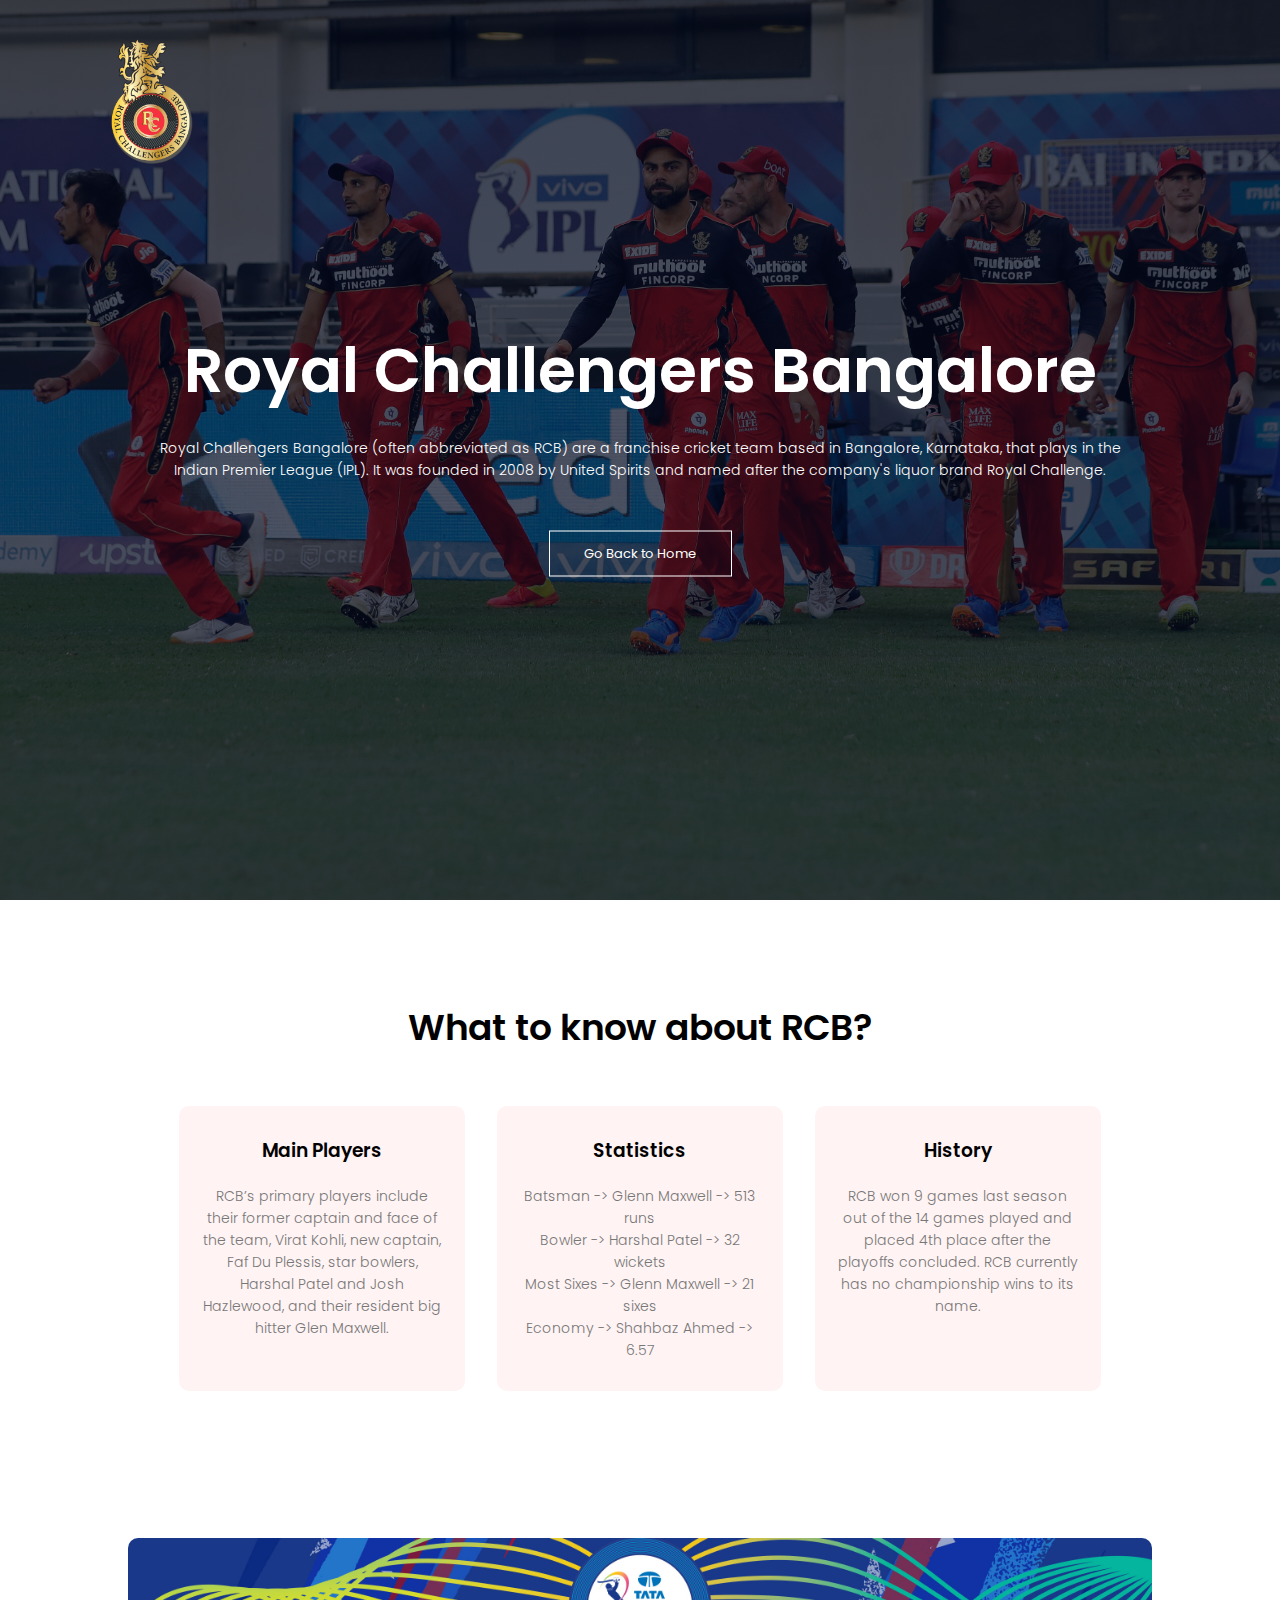
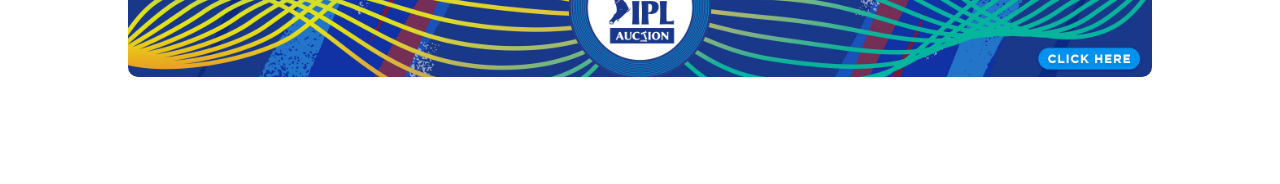
<file: rcb.html>
<!DOCTYPE html>
<html lang="en">
  <head>
    <meta charset="UTF-8" />
    <meta http-equiv="X-UA-Compatible" content="IE=edge" />
    <meta name="viewport" content="width=device-width, initial-scale=1.0" />
    <title>RCB Webpage</title>
    <link rel="preconnect" href="https://fonts.googleapis.com" />
    <link rel="preconnect" href="https://fonts.gstatic.com" crossorigin />
    <link
      href="https://fonts.googleapis.com/css2?family=Inter:wght@300&family=Poppins:wght@300&display=swap"
      rel="stylesheet"
    />
    <link rel="stylesheet" href="rcb.css" />
  </head>
  <body>
    <section class="header">
      <nav>
        <a href="index.html"><img src="images/logos/rcbLogo.webp" alt="" /></a>
        <div class="nav-links" id="navLinks">
          <i class="fa fa-times" onclick="hideMenu()"></i>
          <ul>
          </ul>
        </div>
        <i class="fa fa-bars" onclick="showMenu()"></i>
      </nav>
      <div class="text-box">
        <h1>Royal Challengers Bangalore</h1>
        <p>
            Royal Challengers Bangalore (often abbreviated as RCB) are a franchise cricket team based in Bangalore,
            Karnataka, that plays in the <br> Indian Premier League (IPL). It was founded in 2008 by United Spirits
            and named after the company's liquor brand Royal Challenge.
        </p>
        <a href="index.html" class="hero-btn">Go Back to Home</a>
      </div>
    </section>

    <section class="course" id="course">
      <h1>What to know about RCB?</h1>

      <div class="row">
        <div class="course-col">
          <h3>Main Players</h3>
          <p>
            RCB’s primary players include their former captain and face of the team, Virat Kohli, new captain, Faf Du Plessis, star bowlers, Harshal Patel and Josh Hazlewood, and their resident big hitter Glen Maxwell. 

          </p>
        </div>
        <div class="course-col">
          <h3>Statistics</h3>
          <p>
            Batsman -> Glenn Maxwell -> 513 runs<br>
Bowler -> Harshal Patel -> 32 wickets<br>
Most Sixes -> Glenn Maxwell -> 21 sixes<br>
Economy -> Shahbaz Ahmed -> 6.57<br>
          </p>
        </div>
        <div class="course-col">
          <h3>History</h3>
          <p>
            RCB won 9 games last season out of the 14 games played and placed 4th place after the playoffs concluded. RCB currently has no championship wins to its name. 

          </p>
        </div>
      </div>
    </section>

    <section class="footer" id = "footer">
      <a href = "#"><img src="images/auction-land-banner (1).jpg" alt=""></a>
    </section>

    <script src="main.js"></script>
  </body>
</html>
</file>
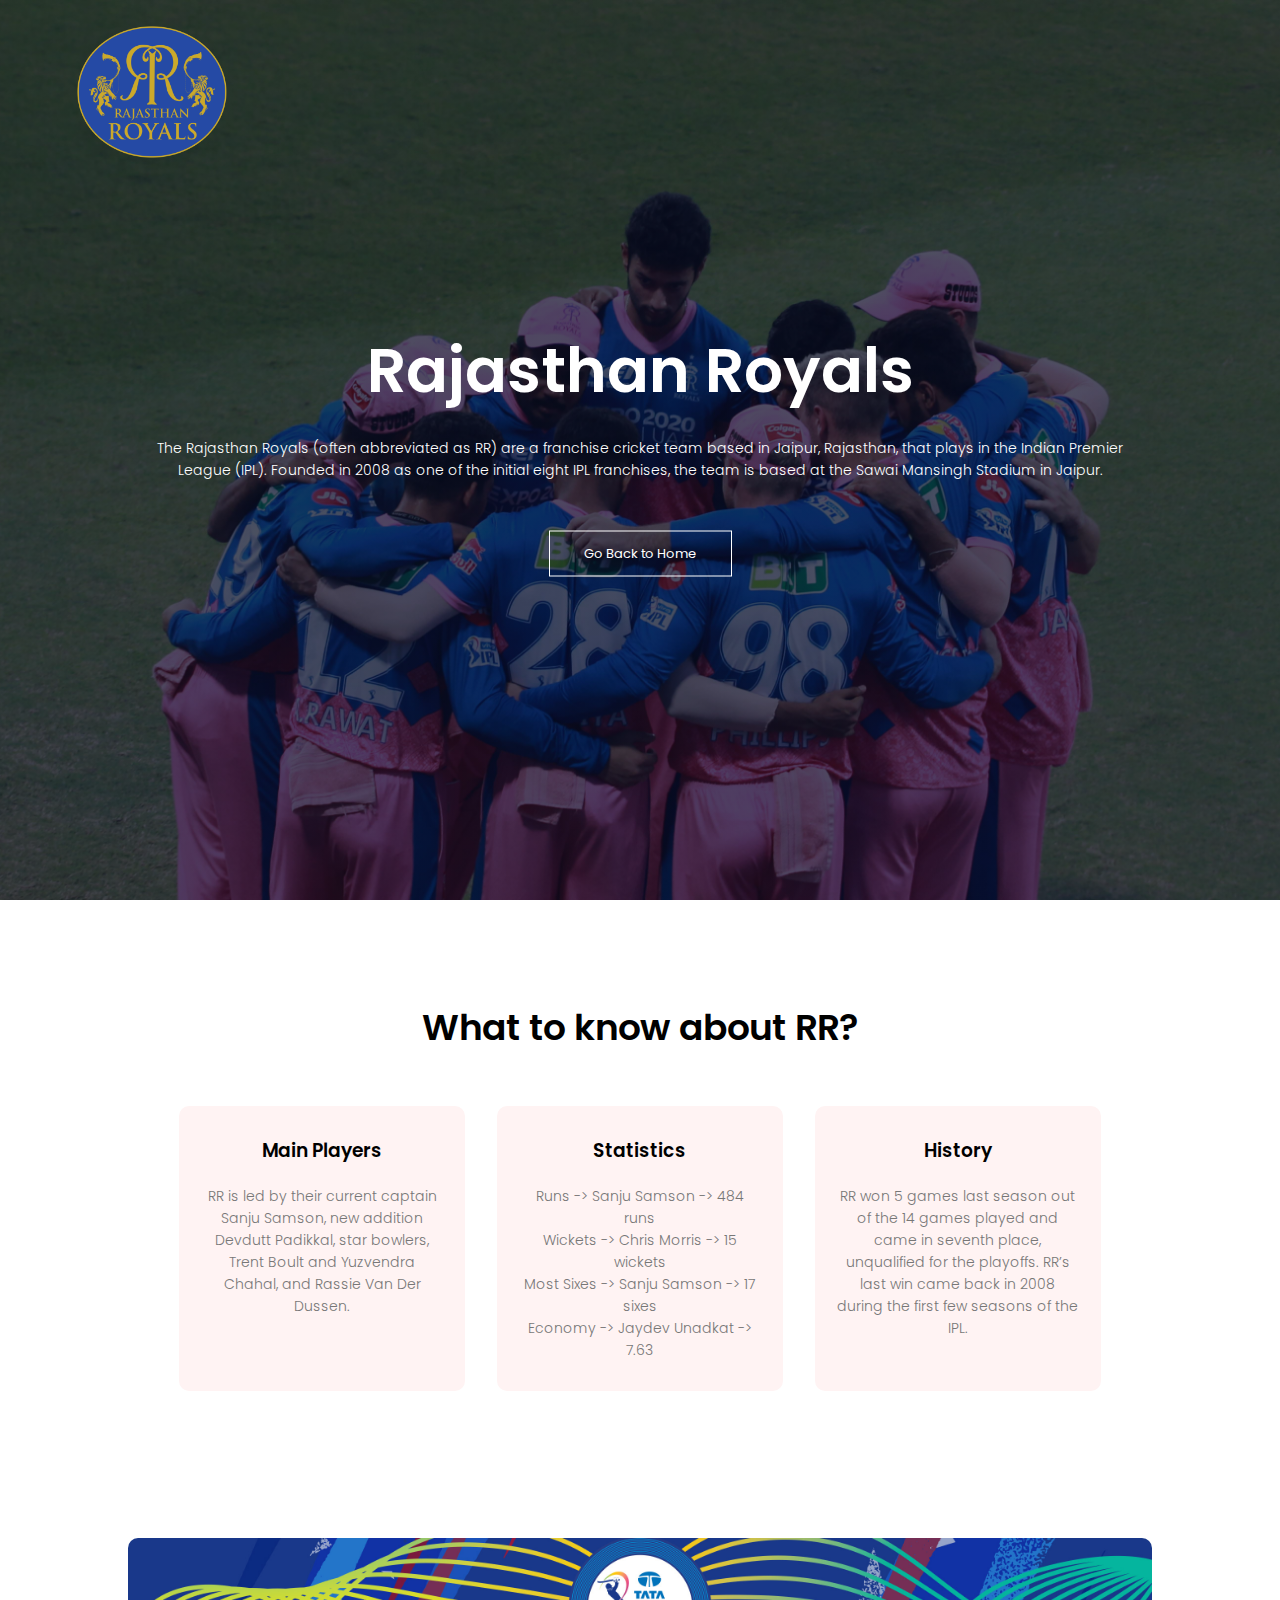
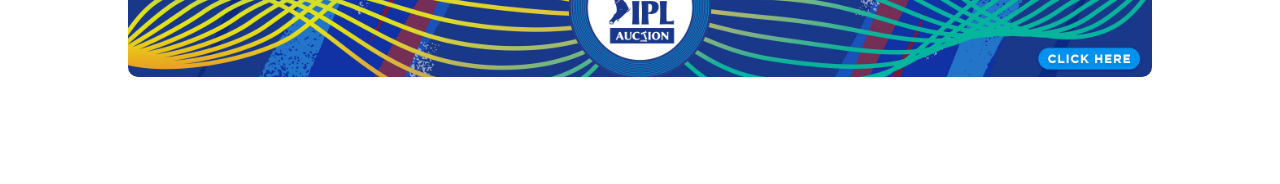
<file: rr.html>
<!DOCTYPE html>
<html lang="en">
  <head>
    <meta charset="UTF-8" />
    <meta http-equiv="X-UA-Compatible" content="IE=edge" />
    <meta name="viewport" content="width=device-width, initial-scale=1.0" />
    <title>RR Webpage</title>
    <link rel="preconnect" href="https://fonts.googleapis.com" />
    <link rel="preconnect" href="https://fonts.gstatic.com" crossorigin />
    <link
      href="https://fonts.googleapis.com/css2?family=Inter:wght@300&family=Poppins:wght@300&display=swap"
      rel="stylesheet"
    />
    <link rel="stylesheet" href="rr.css" />
  </head>
  <body>
    <section class="header">
      <nav>
        <a href="index.html"><img src="images/logos/rrLogo.png" alt="" /></a>
        <div class="nav-links" id="navLinks">
          <i class="fa fa-times" onclick="hideMenu()"></i>
          <ul>
          </ul>
        </div>
        <i class="fa fa-bars" onclick="showMenu()"></i>
      </nav>
      <div class="text-box">
        <h1>Rajasthan Royals</h1>
        <p>
            The Rajasthan Royals (often abbreviated as RR) are a franchise cricket team based in Jaipur, Rajasthan, 
            that plays in the Indian Premier <br> League (IPL). Founded in 2008 as one of the initial eight IPL franchises,
             the team is based at the Sawai Mansingh Stadium in Jaipur.
        </p>
        <a href="index.html" class="hero-btn">Go Back to Home</a>
      </div>
    </section>

    <section class="course" id="course">
      <h1>What to know about RR?</h1>

      <div class="row">
        <div class="course-col">
          <h3>Main Players</h3>
          <p>
            RR is led by their current captain Sanju Samson, new addition Devdutt Padikkal, star bowlers, Trent Boult and Yuzvendra Chahal, and Rassie Van Der Dussen. 
          </p>
        </div>
        <div class="course-col">
          <h3>Statistics</h3>
          <p>
            Runs -> Sanju Samson -> 484 runs<br>
Wickets -> Chris Morris -> 15 wickets<br>
Most Sixes -> Sanju Samson -> 17 sixes<br>
Economy -> Jaydev Unadkat -> 7.63<br>
          </p>
        </div>
        <div class="course-col">
          <h3>History</h3>
          <p>
            RR won 5 games last season out of the 14 games played and came in seventh place, unqualified for the playoffs. RR’s last win came back in 2008 during the first few seasons of the IPL.
          </p>
        </div>
      </div>
    </section>

    <section class="footer" id = "footer">
      <a href = "#"><img src="images/auction-land-banner (1).jpg" alt=""></a>
    </section>

    <script src="main.js"></script>
  </body>
</html>
</file>
<file: styles.css>
/*******************************************************************************************/
/* Master Styles */
/*******************************************************************************************/

html {
  scroll-behavior: smooth;
}

body {
  margin: 0;
  padding: 0;
  box-sizing: border-box;
  font-family: "Fira sans", sans-serif;
}

:root {
  --primary: #8c38ff;
  --light: #eeeeee;
  --dark: #212121;
}

/*******************************************************************************************/
/* Header Styles */
/*******************************************************************************************/

.header {
  min-height: 100vh;
  width: 100%;
  background-image: linear-gradient(rgba(4, 9, 30, 0.7), rgba(4, 9, 30, 0.7)),
    url(images/iplStadium.jpg);
  background-position: center;
  background-size: cover;
  position: relative;
}

nav {
  display: flex;
  padding: 2% 6%;
  justify-content: space-between;
  align-items: center;
}

nav img {
  width: 150px;
}

.nav-links {
  flex: 1;
  text-align: right;
}

.nav-links ul li {
  list-style: none;
  display: inline-block;
  padding: 8px 12px;
  position: relative;
}

.nav-links ul li a {
  color: #fff;
  text-decoration: none;
  font-size: 13px;
  font-family: "Fira sans", sans-serif;
}

.nav-links ul li::after {
  content: "";
  width: 0%;
  height: 2px;
  background: #f44336;
  display: block;
  margin: auto;
  transition: 0.5s;
}

.nav-links ul li:hover::after {
  width: 100%;
}

.text-box {
  width: 90%;
  color: #fff;
  position: absolute;
  top: 50%;
  left: 50%;
  transform: translate(-50%, -50%);
  text-align: center;
}

.text-box h1 {
  font-size: 62px;
}

.text-box p {
  margin: 10px 0 40px;
  font-size: 14px;
  color: #fff;
}

#description {
    font-size: 25px;
}

.hero-btn {
  display: inline-block;
  text-decoration: none;
  color: #fff;
  border: 1px solid #f44336;
  padding: 12px 34px;
  font-size: 15px;
  background: #f44336;
  position: relative;
  cursor: pointer;
}

.hero-btn:hover {
  border: 1px solid #f44336;
  background: #f44336;
  transition: 1s;
}

nav .fa {
  display: none;
}

@media (max-width: 740px) {
  .text-box h1 {
    font-size: 30px;
  }
  .nav-links ul li {
    display: block;
  }
  .nav-links {
    position: absolute;
    background: #f44336;
    height: 100vh;
    width: 200px;
    top: 0;
    right: -200px;
    text-align: left;
    z-index: 2;
    transition: 1s;
  }
  nav .fa {
    display: block;
    color: #fff;
    margin: 10px;
    font-size: 22px;
    cursor: pointer;
  }
  .nav-links ul {
    padding: 30px;
  }
}

/*******************************************************************************************/
/* What is IPL Styles */
/*******************************************************************************************/

.ipl {
  width: 80%;
  margin: auto;
  text-align: center;
  padding-top: 100px;
}

h1 {
  font-size: 36px;
  font-weight: 600;
  text-align: center;
}

p {
  color: #777;
  font-size: 18px;
  font-weight: 300;
  text-align: center;
  line-height: 22px;
  padding: 10px;
}

.row {
  margin: 5%;
  display: flex;
  justify-content: space-between;
}

.ipl-col {
  flex-basis: 31%;
  background: #fff3f3;
  border-radius: 10px;
  margin-bottom: 5%;
  padding: 20px 12px;
  box-sizing: border-box;
}

h3 {
  text-align: center;
  font-weight: 600;
  margin: 10px 0;
}

.ipl-col:hover {
  box-shadow: 0 0 20px 0px rba(0, 0, 0, 0.2);
}

@media (max-width: 700px) {
  .row {
    flex-direction: column;
  }
}

/*******************************************************************************************/
/* About Auction styles */
/*******************************************************************************************/

.auction {
    width: 80%;
    margin: auto;
    text-align: center;
    padding-top: 50px;
    background-color: rgb(238, 215, 184);
    border-radius: 10px;
}

.auction-col {
  flex-basis: 31%;
  border-radius: 10px;
  margin-bottom: 2%;
  text-align: left;
}

.auction-col img {
  width: 100%;
  border-radius: 10px;
}

.auction-col p {
  padding: 0;
}

.auction-col h3 {
  margin-top: 16px;
  margin-bottom: 15px;
  text-align: left;
}

.auctionButton {
  display: inline-block;
  text-decoration: none;
  color: #fff;
  border: 1px solid #f44336;
  padding: 12px 34px;
  margin-bottom: 100px;
  font-size: 20px;
  background: #f44336;
  position: relative;
  text-align: center;
  cursor: pointer;
}

/*******************************************************************************************/
/* IPL Teams Styles */
/*******************************************************************************************/

.teams {
    width: 80%;
    margin: auto;
    text-align: center;
    padding-top: 100px;
  }

/*******************************************************************************************/
/* Portfolio Styles */
/*******************************************************************************************/

.container {
  display: grid;
  grid-template-columns: 1fr;
  margin-top: 20px;
  margin-bottom: 20px;
}

.portfolio-items-wrapper {
  display: grid;
  grid-template-columns: 1fr 1fr 1fr;
}

.portfolio-item-wrapper {
  position: relative;
  padding: 10px;
}

.portfolio-img-background {
  height: 300px;
  width: 100%;
  background-size: cover;
  background-position: center;
  background-repeat: no-repeat;
  border-radius: 15px;
}

.img-text-wrapper {
  position: absolute;
  top: 0;
  display: flex;
  flex-direction: column;
  justify-content: center;
  align-items: center;
  height: 100%;
  text-align: center;
  padding-left: 100px;
  padding-right: 100px;
}

.logo-wrapper img {
  width: 50%;
  margin-bottom: 20px;
  visibility: hidden;
}

.img-text-wrapper:hover .logo-wrapper img {
  visibility: visible;
}

.img-text-wrapper .subtitle {
  transition: 1s;
  font-weight: 600;
  color: transparent;
}

.img-text-wrapper:hover .subtitle {
  font-weight: 600;
  color: white;
}

.img-darken {
  transition: 1s;
  filter: brightness(10%);
}

.two-column-wrapper {
  display: grid;
  grid-template-columns: 1fr 1fr;
}

.profile-image-wrapper img {
  width: 100%;
}

.profile-content-wrapper {
  padding: 30px;
}

.profile-content-wrapper h1 {
  color: lightseagreen;
}

/*******************************************************************************************/
/* References Styles */
/*******************************************************************************************/

.references {
    width: 80%;
    margin: auto;
    text-align: center;
    margin-top: 50px;
    padding-top: 50px;
    background-color: rgb(238, 215, 184);
    border-radius: 10px;
    padding-bottom: 50px;
}

.references h1 {
    margin-bottom: 100px;
}

.references a {
  color: rgb(248, 245, 245);
  text-decoration: none;
  text-align: center;
  font-size: 25px;
  font-family: "Fira sans", sans-serif;
  margin-right: 100px;
  margin-left: 100px;
}

/*******************************************************************************************/
/* Footer Styles */
/*******************************************************************************************/

.footer {
    width: 80%;
    margin: auto;
    text-align: center;
    padding-top: 50px;
    margin-bottom: 50px;
    padding-bottom: 50px;
}

.footer img {
  width: 100%;
  border-radius: 10px;
}
</file>
<file: csk.css>
* {
  margin: 0;
  padding: 0;
  font-family: "Poppins", sans-serif;
}

.header {
  min-height: 100vh;
  width: 100%;
  background-image: linear-gradient(rgba(4, 9, 30, 0.7), rgba(4, 9, 30, 0.7)),
    url(images/csk.jpg);
  background-position: center;
  background-size: cover;
  position: relative;
}

nav {
  display: flex;
  padding: 2% 6%;
  justify-content: space-between;
  align-items: center;
}

nav img {
  width: 150px;
}

.nav-links {
  flex: 1;
  text-align: right;
}

.nav-links ul li {
  list-style: none;
  display: inline-block;
  padding: 8px 12px;
  position: relative;
}

.nav-links ul li a {
  color: #fff;
  text-decoration: none;
  font-size: 13px;
  font-family: "Fira sans", sans-serif;
}

.nav-links ul li::after {
  content: "";
  width: 0%;
  height: 2px;
  background: #f44336;
  display: block;
  margin: auto;
  transition: 0.5s;
}

.nav-links ul li:hover::after {
  width: 100%;
}

.text-box {
  width: 90%;
  color: #fff;
  position: absolute;
  top: 50%;
  left: 50%;
  transform: translate(-50%, -50%);
  text-align: center;
}

.text-box h1 {
  font-size: 62px;
}

.text-box p {
  margin: 10px 0 40px;
  font-size: 14px;
  color: #fff;
}

.hero-btn {
  display: inline-block;
  text-decoration: none;
  color: #fff;
  border: 1px solid #fff;
  padding: 12px 34px;
  font-size: 13px;
  background: transparent;
  position: relative;
  cursor: pointer;
}

.hero-btn:hover {
  border: 1px solid #f44336;
  background: #f44336;
  transition: 1s;
}

nav .fa {
  display: none;
}

@media (max-width: 700px) {
  .text-box h1 {
    font-size: 20px;
  }
  .nav-links ul li {
    display: block;
  }
  .nav-links {
    position: absolute;
    background: #f44336;
    height: 100vh;
    width: 200px;
    top: 0;
    right: -200px;
    text-align: left;
    z-index: 2;
    transition: 1s;
  }
  nav .fa {
    display: block;
    color: #fff;
    margin: 10px;
    font-size: 22px;
    cursor: pointer;
  }
  .nav-links ul {
    padding: 30px;
  }
}

.course {
  width: 80%;
  margin: auto;
  text-align: center;
  padding-top: 100px;
}

h1 {
  font-size: 36px;
  font-weight: 600;
  text-align: center;
}

p {
  color: #777;
  font-size: 14px;
  font-weight: 300;
  text-align: center;
  line-height: 22px;
  padding: 10px;
}

.row {
  margin: 5%;
  display: flex;
  justify-content: space-between;
}

.course-col {
  flex-basis: 31%;
  background: #fff3f3;
  border-radius: 10px;
  margin-bottom: 5%;
  padding: 20px 12px;
  box-sizing: border-box;
}

h3 {
  text-align: center;
  font-weight: 600;
  margin: 10px 0;
}

.course-col:hover {
  box-shadow: 0 0 20px 0px rba(0, 0, 0, 0.2);
}

@media (max-width: 700px) {
  .row {
    flex-direction: column;
  }
}

.campus {
  width: 80%;
  margin: auto;
  text-align: center;
  padding-top: 50px;
}

.campus-col {
  flex-basis: 32%;
  border-radius: 10px;
  margin-bottom: 30px;
  position: relative;
  overflow: hidden;
}

.campus-col img {
  width: 300%;
  display: block;
}

.layer {
  background: transparent;
  height: 100%;
  width: 100%;
  position: absolute;
  top: 0;
  left: 0;
  transition: 0.5s;
}

.layer:hover {
  background: rgba(226, 0, 0, 0.5);
}

.layer h3 {
  width: 100%;
  font-weight: 500;
  color: #fff;
  font-size: 26px;
  bottom: 0;
  left: 50%;
  opacity: 0;
  transform: translateX(-50%);
  position: absolute;
  transition: 0.5s;
}

.layer:hover h3 {
  bottom: 49%;
  opacity: 1;
}

.facilities-col {
  flex-basis: 31%;
  border-radius: 10px;
  margin-bottom: 5%;
  text-align: left;
}

.facilities-col img {
  width: 100%;
  border-radius: 10px;
}

.facilities-col p {
  padding: 0;
}

.facilities-col h3 {
  margin-top: 16px;
  margin-bottom: 15px;
  text-align: left;
}

.footer {
  width: 100%;
  text-align: center;
  padding: 30px 0;
}

.footer h4 {
  margin-bottom: 25px;
  margin-top: 20px;
  font-weight: 600;
}

.footer {
  width: 80%;
  margin: auto;
  text-align: center;
  padding-top: 50px;
  margin-bottom: 50px;
  padding-bottom: 50px;
}

.footer img {
  width: 100%;
  border-radius: 10px;
}
</file>
<file: dc.css>
* {
  margin: 0;
  padding: 0;
  font-family: "Poppins", sans-serif;
}

.header {
  min-height: 100vh;
  width: 100%;
  background-image: linear-gradient(rgba(4, 9, 30, 0.7), rgba(4, 9, 30, 0.7)),
    url(images/dc.jpg);
  background-position: center;
  background-size: cover;
  position: relative;
}

nav {
  display: flex;
  padding: 2% 6%;
  justify-content: space-between;
  align-items: center;
}

nav img {
  width: 150px;
}

.nav-links {
  flex: 1;
  text-align: right;
}

.nav-links ul li {
  list-style: none;
  display: inline-block;
  padding: 8px 12px;
  position: relative;
}

.nav-links ul li a {
  color: #fff;
  text-decoration: none;
  font-size: 13px;
  font-family: "Fira sans", sans-serif;
}

.nav-links ul li::after {
  content: "";
  width: 0%;
  height: 2px;
  background: #f44336;
  display: block;
  margin: auto;
  transition: 0.5s;
}

.nav-links ul li:hover::after {
  width: 100%;
}

.text-box {
  width: 90%;
  color: #fff;
  position: absolute;
  top: 50%;
  left: 50%;
  transform: translate(-50%, -50%);
  text-align: center;
}

.text-box h1 {
  font-size: 62px;
}

.text-box p {
  margin: 10px 0 40px;
  font-size: 14px;
  color: #fff;
}

.hero-btn {
  display: inline-block;
  text-decoration: none;
  color: #fff;
  border: 1px solid #fff;
  padding: 12px 34px;
  font-size: 13px;
  background: transparent;
  position: relative;
  cursor: pointer;
}

.hero-btn:hover {
  border: 1px solid #f44336;
  background: #f44336;
  transition: 1s;
}

nav .fa {
  display: none;
}

@media (max-width: 700px) {
  .text-box h1 {
    font-size: 20px;
  }
  .nav-links ul li {
    display: block;
  }
  .nav-links {
    position: absolute;
    background: #f44336;
    height: 100vh;
    width: 200px;
    top: 0;
    right: -200px;
    text-align: left;
    z-index: 2;
    transition: 1s;
  }
  nav .fa {
    display: block;
    color: #fff;
    margin: 10px;
    font-size: 22px;
    cursor: pointer;
  }
  .nav-links ul {
    padding: 30px;
  }
}

.course {
  width: 80%;
  margin: auto;
  text-align: center;
  padding-top: 100px;
}

h1 {
  font-size: 36px;
  font-weight: 600;
  text-align: center;
}

p {
  color: #777;
  font-size: 14px;
  font-weight: 300;
  text-align: center;
  line-height: 22px;
  padding: 10px;
}

.row {
  margin: 5%;
  display: flex;
  justify-content: space-between;
}

.course-col {
  flex-basis: 31%;
  background: #fff3f3;
  border-radius: 10px;
  margin-bottom: 5%;
  padding: 20px 12px;
  box-sizing: border-box;
}

h3 {
  text-align: center;
  font-weight: 600;
  margin: 10px 0;
}

.course-col:hover {
  box-shadow: 0 0 20px 0px rba(0, 0, 0, 0.2);
}

@media (max-width: 700px) {
  .row {
    flex-direction: column;
  }
}

.campus {
  width: 80%;
  margin: auto;
  text-align: center;
  padding-top: 50px;
}

.campus-col {
  flex-basis: 32%;
  border-radius: 10px;
  margin-bottom: 30px;
  position: relative;
  overflow: hidden;
}

.campus-col img {
  width: 300%;
  display: block;
}

.layer {
  background: transparent;
  height: 100%;
  width: 100%;
  position: absolute;
  top: 0;
  left: 0;
  transition: 0.5s;
}

.layer:hover {
  background: rgba(226, 0, 0, 0.5);
}

.layer h3 {
  width: 100%;
  font-weight: 500;
  color: #fff;
  font-size: 26px;
  bottom: 0;
  left: 50%;
  opacity: 0;
  transform: translateX(-50%);
  position: absolute;
  transition: 0.5s;
}

.layer:hover h3 {
  bottom: 49%;
  opacity: 1;
}

.facilities-col {
  flex-basis: 31%;
  border-radius: 10px;
  margin-bottom: 5%;
  text-align: left;
}

.facilities-col img {
  width: 100%;
  border-radius: 10px;
}

.facilities-col p {
  padding: 0;
}

.facilities-col h3 {
  margin-top: 16px;
  margin-bottom: 15px;
  text-align: left;
}

.footer {
  width: 100%;
  text-align: center;
  padding: 30px 0;
}

.footer h4 {
  margin-bottom: 25px;
  margin-top: 20px;
  font-weight: 600;
}

.footer {
  width: 80%;
  margin: auto;
  text-align: center;
  padding-top: 50px;
  margin-bottom: 50px;
  padding-bottom: 50px;
}

.footer img {
  width: 100%;
  border-radius: 10px;
}
</file>
<file: gt.css>
* {
    margin: 0;
    padding: 0;
    font-family: "Poppins", sans-serif;
  }
  
  .header {
    min-height: 100vh;
    width: 100%;
    background-image: linear-gradient(rgba(4, 9, 30, 0.7), rgba(4, 9, 30, 0.7)),
      url(images/gujarat.gif);
    background-position: center;
    background-size: cover;
    position: relative;
  }
  
  nav {
    display: flex;
    padding: 2% 6%;
    justify-content: space-between;
    align-items: center;
  }
  
  nav img {
    width: 150px;
  }
  
  .nav-links {
    flex: 1;
    text-align: right;
  }
  
  .nav-links ul li {
    list-style: none;
    display: inline-block;
    padding: 8px 12px;
    position: relative;
  }
  
  .nav-links ul li a {
    color: #fff;
    text-decoration: none;
    font-size: 13px;
    font-family: "Fira sans", sans-serif;
  }
  
  .nav-links ul li::after {
    content: "";
    width: 0%;
    height: 2px;
    background: #f44336;
    display: block;
    margin: auto;
    transition: 0.5s;
  }
  
  .nav-links ul li:hover::after {
    width: 100%;
  }
  
  .text-box {
    width: 90%;
    color: #fff;
    position: absolute;
    top: 50%;
    left: 50%;
    transform: translate(-50%, -50%);
    text-align: center;
  }
  
  .text-box h1 {
    font-size: 62px;
  }
  
  .text-box p {
    margin: 10px 0 40px;
    font-size: 14px;
    color: #fff;
  }
  
  .hero-btn {
    display: inline-block;
    text-decoration: none;
    color: #fff;
    border: 1px solid #fff;
    padding: 12px 34px;
    font-size: 13px;
    background: transparent;
    position: relative;
    cursor: pointer;
  }
  
  .hero-btn:hover {
    border: 1px solid #f44336;
    background: #f44336;
    transition: 1s;
  }
  
  nav .fa {
    display: none;
  }
  
  @media (max-width: 700px) {
    .text-box h1 {
      font-size: 20px;
    }
    .nav-links ul li {
      display: block;
    }
    .nav-links {
      position: absolute;
      background: #f44336;
      height: 100vh;
      width: 200px;
      top: 0;
      right: -200px;
      text-align: left;
      z-index: 2;
      transition: 1s;
    }
    nav .fa {
      display: block;
      color: #fff;
      margin: 10px;
      font-size: 22px;
      cursor: pointer;
    }
    .nav-links ul {
      padding: 30px;
    }
  }
  
  .course {
    width: 80%;
    margin: auto;
    text-align: center;
    padding-top: 100px;
  }
  
  h1 {
    font-size: 36px;
    font-weight: 600;
    text-align: center;
  }
  
  p {
    color: #777;
    font-size: 14px;
    font-weight: 300;
    text-align: center;
    line-height: 22px;
    padding: 10px;
  }
  
  .row {
    margin: 5%;
    display: flex;
    justify-content: space-between;
  }
  
  .course-col {
    flex-basis: 31%;
    background: #fff3f3;
    border-radius: 10px;
    margin-bottom: 5%;
    padding: 20px 12px;
    box-sizing: border-box;
  }
  
  h3 {
    text-align: center;
    font-weight: 600;
    margin: 10px 0;
  }
  
  .course-col:hover {
    box-shadow: 0 0 20px 0px rba(0, 0, 0, 0.2);
  }
  
  @media (max-width: 700px) {
    .row {
      flex-direction: column;
    }
  }
  
  .campus {
    width: 80%;
    margin: auto;
    text-align: center;
    padding-top: 50px;
  }
  
  .campus-col {
    flex-basis: 32%;
    border-radius: 10px;
    margin-bottom: 30px;
    position: relative;
    overflow: hidden;
  }
  
  .campus-col img {
    width: 300%;
    display: block;
  }
  
  .layer {
    background: transparent;
    height: 100%;
    width: 100%;
    position: absolute;
    top: 0;
    left: 0;
    transition: 0.5s;
  }
  
  .layer:hover {
    background: rgba(226, 0, 0, 0.5);
  }
  
  .layer h3 {
    width: 100%;
    font-weight: 500;
    color: #fff;
    font-size: 26px;
    bottom: 0;
    left: 50%;
    opacity: 0;
    transform: translateX(-50%);
    position: absolute;
    transition: 0.5s;
  }
  
  .layer:hover h3 {
    bottom: 49%;
    opacity: 1;
  }
  
  .facilities-col {
    flex-basis: 31%;
    border-radius: 10px;
    margin-bottom: 5%;
    text-align: left;
  }
  
  .facilities-col img {
    width: 100%;
    border-radius: 10px;
  }
  
  .facilities-col p {
    padding: 0;
  }
  
  .facilities-col h3 {
    margin-top: 16px;
    margin-bottom: 15px;
    text-align: left;
  }
  
  .footer {
    width: 100%;
    text-align: center;
    padding: 30px 0;
  }
  
  .footer h4 {
    margin-bottom: 25px;
    margin-top: 20px;
    font-weight: 600;
  }
  
  .footer {
    width: 80%;
    margin: auto;
    text-align: center;
    padding-top: 50px;
    margin-bottom: 50px;
    padding-bottom: 50px;
  }
  
  .footer img {
    width: 100%;
    border-radius: 10px;
  }
</file>
<file: kkr.css>
* {
    margin: 0;
    padding: 0;
    font-family: "Poppins", sans-serif;
  }
  
  .header {
    min-height: 100vh;
    width: 100%;
    background-image: linear-gradient(rgba(4, 9, 30, 0.7), rgba(4, 9, 30, 0.7)),
      url(images/kkr.jpg);
    background-position: center;
    background-size: cover;
    position: relative;
  }
  
  nav {
    display: flex;
    padding: 2% 6%;
    justify-content: space-between;
    align-items: center;
  }
  
  nav img {
    width: 150px;
  }
  
  .nav-links {
    flex: 1;
    text-align: right;
  }
  
  .nav-links ul li {
    list-style: none;
    display: inline-block;
    padding: 8px 12px;
    position: relative;
  }
  
  .nav-links ul li a {
    color: #fff;
    text-decoration: none;
    font-size: 13px;
    font-family: "Fira sans", sans-serif;
  }
  
  .nav-links ul li::after {
    content: "";
    width: 0%;
    height: 2px;
    background: #f44336;
    display: block;
    margin: auto;
    transition: 0.5s;
  }
  
  .nav-links ul li:hover::after {
    width: 100%;
  }
  
  .text-box {
    width: 90%;
    color: #fff;
    position: absolute;
    top: 50%;
    left: 50%;
    transform: translate(-50%, -50%);
    text-align: center;
  }
  
  .text-box h1 {
    font-size: 62px;
  }
  
  .text-box p {
    margin: 10px 0 40px;
    font-size: 14px;
    color: #fff;
  }
  
  .hero-btn {
    display: inline-block;
    text-decoration: none;
    color: #fff;
    border: 1px solid #fff;
    padding: 12px 34px;
    font-size: 13px;
    background: transparent;
    position: relative;
    cursor: pointer;
  }
  
  .hero-btn:hover {
    border: 1px solid #f44336;
    background: #f44336;
    transition: 1s;
  }
  
  nav .fa {
    display: none;
  }
  
  @media (max-width: 700px) {
    .text-box h1 {
      font-size: 20px;
    }
    .nav-links ul li {
      display: block;
    }
    .nav-links {
      position: absolute;
      background: #f44336;
      height: 100vh;
      width: 200px;
      top: 0;
      right: -200px;
      text-align: left;
      z-index: 2;
      transition: 1s;
    }
    nav .fa {
      display: block;
      color: #fff;
      margin: 10px;
      font-size: 22px;
      cursor: pointer;
    }
    .nav-links ul {
      padding: 30px;
    }
  }
  
  .course {
    width: 80%;
    margin: auto;
    text-align: center;
    padding-top: 100px;
  }
  
  h1 {
    font-size: 36px;
    font-weight: 600;
    text-align: center;
  }
  
  p {
    color: #777;
    font-size: 14px;
    font-weight: 300;
    text-align: center;
    line-height: 22px;
    padding: 10px;
  }
  
  .row {
    margin: 5%;
    display: flex;
    justify-content: space-between;
  }
  
  .course-col {
    flex-basis: 31%;
    background: #fff3f3;
    border-radius: 10px;
    margin-bottom: 5%;
    padding: 20px 12px;
    box-sizing: border-box;
  }
  
  h3 {
    text-align: center;
    font-weight: 600;
    margin: 10px 0;
  }
  
  .course-col:hover {
    box-shadow: 0 0 20px 0px rba(0, 0, 0, 0.2);
  }
  
  @media (max-width: 700px) {
    .row {
      flex-direction: column;
    }
  }
  
  .campus {
    width: 80%;
    margin: auto;
    text-align: center;
    padding-top: 50px;
  }
  
  .campus-col {
    flex-basis: 32%;
    border-radius: 10px;
    margin-bottom: 30px;
    position: relative;
    overflow: hidden;
  }
  
  .campus-col img {
    width: 300%;
    display: block;
  }
  
  .layer {
    background: transparent;
    height: 100%;
    width: 100%;
    position: absolute;
    top: 0;
    left: 0;
    transition: 0.5s;
  }
  
  .layer:hover {
    background: rgba(226, 0, 0, 0.5);
  }
  
  .layer h3 {
    width: 100%;
    font-weight: 500;
    color: #fff;
    font-size: 26px;
    bottom: 0;
    left: 50%;
    opacity: 0;
    transform: translateX(-50%);
    position: absolute;
    transition: 0.5s;
  }
  
  .layer:hover h3 {
    bottom: 49%;
    opacity: 1;
  }
  
  .facilities-col {
    flex-basis: 31%;
    border-radius: 10px;
    margin-bottom: 5%;
    text-align: left;
  }
  
  .facilities-col img {
    width: 100%;
    border-radius: 10px;
  }
  
  .facilities-col p {
    padding: 0;
  }
  
  .facilities-col h3 {
    margin-top: 16px;
    margin-bottom: 15px;
    text-align: left;
  }
  
  .footer {
    width: 100%;
    text-align: center;
    padding: 30px 0;
  }
  
  .footer h4 {
    margin-bottom: 25px;
    margin-top: 20px;
    font-weight: 600;
  }
  
  .footer {
    width: 80%;
    margin: auto;
    text-align: center;
    padding-top: 50px;
    margin-bottom: 50px;
    padding-bottom: 50px;
  }
  
  .footer img {
    width: 100%;
    border-radius: 10px;
  }
</file>
<file: lsg.css>
* {
    margin: 0;
    padding: 0;
    font-family: "Poppins", sans-serif;
  }
  
  .header {
    min-height: 100vh;
    width: 100%;
    background-image: linear-gradient(rgba(4, 9, 30, 0.7), rgba(4, 9, 30, 0.7)),
      url(images/lsg.jpg);
    background-position: center;
    background-size: cover;
    position: relative;
  }
  
  nav {
    display: flex;
    padding: 2% 6%;
    justify-content: space-between;
    align-items: center;
  }
  
  nav img {
    width: 150px;
  }
  
  .nav-links {
    flex: 1;
    text-align: right;
  }
  
  .nav-links ul li {
    list-style: none;
    display: inline-block;
    padding: 8px 12px;
    position: relative;
  }
  
  .nav-links ul li a {
    color: #fff;
    text-decoration: none;
    font-size: 13px;
    font-family: "Fira sans", sans-serif;
  }
  
  .nav-links ul li::after {
    content: "";
    width: 0%;
    height: 2px;
    background: #f44336;
    display: block;
    margin: auto;
    transition: 0.5s;
  }
  
  .nav-links ul li:hover::after {
    width: 100%;
  }
  
  .text-box {
    width: 90%;
    color: #fff;
    position: absolute;
    top: 50%;
    left: 50%;
    transform: translate(-50%, -50%);
    text-align: center;
  }
  
  .text-box h1 {
    font-size: 62px;
  }
  
  .text-box p {
    margin: 10px 0 40px;
    font-size: 14px;
    color: #fff;
  }
  
  .hero-btn {
    display: inline-block;
    text-decoration: none;
    color: #fff;
    border: 1px solid #fff;
    padding: 12px 34px;
    font-size: 13px;
    background: transparent;
    position: relative;
    cursor: pointer;
  }
  
  .hero-btn:hover {
    border: 1px solid #f44336;
    background: #f44336;
    transition: 1s;
  }
  
  nav .fa {
    display: none;
  }
  
  @media (max-width: 700px) {
    .text-box h1 {
      font-size: 20px;
    }
    .nav-links ul li {
      display: block;
    }
    .nav-links {
      position: absolute;
      background: #f44336;
      height: 100vh;
      width: 200px;
      top: 0;
      right: -200px;
      text-align: left;
      z-index: 2;
      transition: 1s;
    }
    nav .fa {
      display: block;
      color: #fff;
      margin: 10px;
      font-size: 22px;
      cursor: pointer;
    }
    .nav-links ul {
      padding: 30px;
    }
  }
  
  .course {
    width: 80%;
    margin: auto;
    text-align: center;
    padding-top: 100px;
  }
  
  h1 {
    font-size: 36px;
    font-weight: 600;
    text-align: center;
  }
  
  p {
    color: #777;
    font-size: 14px;
    font-weight: 300;
    text-align: center;
    line-height: 22px;
    padding: 10px;
  }
  
  .row {
    margin: 5%;
    display: flex;
    justify-content: space-between;
  }
  
  .course-col {
    flex-basis: 31%;
    background: #fff3f3;
    border-radius: 10px;
    margin-bottom: 5%;
    padding: 20px 12px;
    box-sizing: border-box;
  }
  
  h3 {
    text-align: center;
    font-weight: 600;
    margin: 10px 0;
  }
  
  .course-col:hover {
    box-shadow: 0 0 20px 0px rba(0, 0, 0, 0.2);
  }
  
  @media (max-width: 700px) {
    .row {
      flex-direction: column;
    }
  }
  
  .campus {
    width: 80%;
    margin: auto;
    text-align: center;
    padding-top: 50px;
  }
  
  .campus-col {
    flex-basis: 32%;
    border-radius: 10px;
    margin-bottom: 30px;
    position: relative;
    overflow: hidden;
  }
  
  .campus-col img {
    width: 300%;
    display: block;
  }
  
  .layer {
    background: transparent;
    height: 100%;
    width: 100%;
    position: absolute;
    top: 0;
    left: 0;
    transition: 0.5s;
  }
  
  .layer:hover {
    background: rgba(226, 0, 0, 0.5);
  }
  
  .layer h3 {
    width: 100%;
    font-weight: 500;
    color: #fff;
    font-size: 26px;
    bottom: 0;
    left: 50%;
    opacity: 0;
    transform: translateX(-50%);
    position: absolute;
    transition: 0.5s;
  }
  
  .layer:hover h3 {
    bottom: 49%;
    opacity: 1;
  }
  
  .facilities-col {
    flex-basis: 31%;
    border-radius: 10px;
    margin-bottom: 5%;
    text-align: left;
  }
  
  .facilities-col img {
    width: 100%;
    border-radius: 10px;
  }
  
  .facilities-col p {
    padding: 0;
  }
  
  .facilities-col h3 {
    margin-top: 16px;
    margin-bottom: 15px;
    text-align: left;
  }
  
  .footer {
    width: 100%;
    text-align: center;
    padding: 30px 0;
  }
  
  .footer h4 {
    margin-bottom: 25px;
    margin-top: 20px;
    font-weight: 600;
  }
  
  .footer {
    width: 80%;
    margin: auto;
    text-align: center;
    padding-top: 50px;
    margin-bottom: 50px;
    padding-bottom: 50px;
  }
  
  .footer img {
    width: 100%;
    border-radius: 10px;
  }
</file>
<file: mi.css>
* {
    margin: 0;
    padding: 0;
    font-family: "Poppins", sans-serif;
  }
  
  .header {
    min-height: 100vh;
    width: 100%;
    background-image: linear-gradient(rgba(4, 9, 30, 0.7), rgba(4, 9, 30, 0.7)),
      url(images/mi.jpg);
    background-position: center;
    background-size: cover;
    position: relative;
  }
  
  nav {
    display: flex;
    padding: 2% 6%;
    justify-content: space-between;
    align-items: center;
  }
  
  nav img {
    width: 150px;
  }
  
  .nav-links {
    flex: 1;
    text-align: right;
  }
  
  .nav-links ul li {
    list-style: none;
    display: inline-block;
    padding: 8px 12px;
    position: relative;
  }
  
  .nav-links ul li a {
    color: #fff;
    text-decoration: none;
    font-size: 13px;
    font-family: "Fira sans", sans-serif;
  }
  
  .nav-links ul li::after {
    content: "";
    width: 0%;
    height: 2px;
    background: #f44336;
    display: block;
    margin: auto;
    transition: 0.5s;
  }
  
  .nav-links ul li:hover::after {
    width: 100%;
  }
  
  .text-box {
    width: 90%;
    color: #fff;
    position: absolute;
    top: 50%;
    left: 50%;
    transform: translate(-50%, -50%);
    text-align: center;
  }
  
  .text-box h1 {
    font-size: 62px;
  }
  
  .text-box p {
    margin: 10px 0 40px;
    font-size: 14px;
    color: #fff;
  }
  
  .hero-btn {
    display: inline-block;
    text-decoration: none;
    color: #fff;
    border: 1px solid #fff;
    padding: 12px 34px;
    font-size: 13px;
    background: transparent;
    position: relative;
    cursor: pointer;
  }
  
  .hero-btn:hover {
    border: 1px solid #f44336;
    background: #f44336;
    transition: 1s;
  }
  
  nav .fa {
    display: none;
  }
  
  @media (max-width: 700px) {
    .text-box h1 {
      font-size: 20px;
    }
    .nav-links ul li {
      display: block;
    }
    .nav-links {
      position: absolute;
      background: #f44336;
      height: 100vh;
      width: 200px;
      top: 0;
      right: -200px;
      text-align: left;
      z-index: 2;
      transition: 1s;
    }
    nav .fa {
      display: block;
      color: #fff;
      margin: 10px;
      font-size: 22px;
      cursor: pointer;
    }
    .nav-links ul {
      padding: 30px;
    }
  }
  
  .course {
    width: 80%;
    margin: auto;
    text-align: center;
    padding-top: 100px;
  }
  
  h1 {
    font-size: 36px;
    font-weight: 600;
    text-align: center;
  }
  
  p {
    color: #777;
    font-size: 14px;
    font-weight: 300;
    text-align: center;
    line-height: 22px;
    padding: 10px;
  }
  
  .row {
    margin: 5%;
    display: flex;
    justify-content: space-between;
  }
  
  .course-col {
    flex-basis: 31%;
    background: #fff3f3;
    border-radius: 10px;
    margin-bottom: 5%;
    padding: 20px 12px;
    box-sizing: border-box;
  }
  
  h3 {
    text-align: center;
    font-weight: 600;
    margin: 10px 0;
  }
  
  .course-col:hover {
    box-shadow: 0 0 20px 0px rba(0, 0, 0, 0.2);
  }
  
  @media (max-width: 700px) {
    .row {
      flex-direction: column;
    }
  }
  
  .campus {
    width: 80%;
    margin: auto;
    text-align: center;
    padding-top: 50px;
  }
  
  .campus-col {
    flex-basis: 32%;
    border-radius: 10px;
    margin-bottom: 30px;
    position: relative;
    overflow: hidden;
  }
  
  .campus-col img {
    width: 300%;
    display: block;
  }
  
  .layer {
    background: transparent;
    height: 100%;
    width: 100%;
    position: absolute;
    top: 0;
    left: 0;
    transition: 0.5s;
  }
  
  .layer:hover {
    background: rgba(226, 0, 0, 0.5);
  }
  
  .layer h3 {
    width: 100%;
    font-weight: 500;
    color: #fff;
    font-size: 26px;
    bottom: 0;
    left: 50%;
    opacity: 0;
    transform: translateX(-50%);
    position: absolute;
    transition: 0.5s;
  }
  
  .layer:hover h3 {
    bottom: 49%;
    opacity: 1;
  }
  
  .facilities-col {
    flex-basis: 31%;
    border-radius: 10px;
    margin-bottom: 5%;
    text-align: left;
  }
  
  .facilities-col img {
    width: 100%;
    border-radius: 10px;
  }
  
  .facilities-col p {
    padding: 0;
  }
  
  .facilities-col h3 {
    margin-top: 16px;
    margin-bottom: 15px;
    text-align: left;
  }
  
  .footer {
    width: 100%;
    text-align: center;
    padding: 30px 0;
  }
  
  .footer h4 {
    margin-bottom: 25px;
    margin-top: 20px;
    font-weight: 600;
  }
  
  .footer {
    width: 80%;
    margin: auto;
    text-align: center;
    padding-top: 50px;
    margin-bottom: 50px;
    padding-bottom: 50px;
  }
  
  .footer img {
    width: 100%;
    border-radius: 10px;
  }
</file>
<file: pk.css>
* {
    margin: 0;
    padding: 0;
    font-family: "Poppins", sans-serif;
  }
  
  .header {
    min-height: 100vh;
    width: 100%;
    background-image: linear-gradient(rgba(4, 9, 30, 0.7), rgba(4, 9, 30, 0.7)),
      url(images/pbks.jpg);
    background-position: center;
    background-size: cover;
    position: relative;
  }
  
  nav {
    display: flex;
    padding: 2% 6%;
    justify-content: space-between;
    align-items: center;
  }
  
  nav img {
    width: 150px;
  }
  
  .nav-links {
    flex: 1;
    text-align: right;
  }
  
  .nav-links ul li {
    list-style: none;
    display: inline-block;
    padding: 8px 12px;
    position: relative;
  }
  
  .nav-links ul li a {
    color: #fff;
    text-decoration: none;
    font-size: 13px;
    font-family: "Fira sans", sans-serif;
  }
  
  .nav-links ul li::after {
    content: "";
    width: 0%;
    height: 2px;
    background: #f44336;
    display: block;
    margin: auto;
    transition: 0.5s;
  }
  
  .nav-links ul li:hover::after {
    width: 100%;
  }
  
  .text-box {
    width: 90%;
    color: #fff;
    position: absolute;
    top: 50%;
    left: 50%;
    transform: translate(-50%, -50%);
    text-align: center;
  }
  
  .text-box h1 {
    font-size: 62px;
  }
  
  .text-box p {
    margin: 10px 0 40px;
    font-size: 14px;
    color: #fff;
  }
  
  .hero-btn {
    display: inline-block;
    text-decoration: none;
    color: #fff;
    border: 1px solid #fff;
    padding: 12px 34px;
    font-size: 13px;
    background: transparent;
    position: relative;
    cursor: pointer;
  }
  
  .hero-btn:hover {
    border: 1px solid #f44336;
    background: #f44336;
    transition: 1s;
  }
  
  nav .fa {
    display: none;
  }
  
  @media (max-width: 700px) {
    .text-box h1 {
      font-size: 20px;
    }
    .nav-links ul li {
      display: block;
    }
    .nav-links {
      position: absolute;
      background: #f44336;
      height: 100vh;
      width: 200px;
      top: 0;
      right: -200px;
      text-align: left;
      z-index: 2;
      transition: 1s;
    }
    nav .fa {
      display: block;
      color: #fff;
      margin: 10px;
      font-size: 22px;
      cursor: pointer;
    }
    .nav-links ul {
      padding: 30px;
    }
  }
  
  .course {
    width: 80%;
    margin: auto;
    text-align: center;
    padding-top: 100px;
  }
  
  h1 {
    font-size: 36px;
    font-weight: 600;
    text-align: center;
  }
  
  p {
    color: #777;
    font-size: 14px;
    font-weight: 300;
    text-align: center;
    line-height: 22px;
    padding: 10px;
  }
  
  .row {
    margin: 5%;
    display: flex;
    justify-content: space-between;
  }
  
  .course-col {
    flex-basis: 31%;
    background: #fff3f3;
    border-radius: 10px;
    margin-bottom: 5%;
    padding: 20px 12px;
    box-sizing: border-box;
  }
  
  h3 {
    text-align: center;
    font-weight: 600;
    margin: 10px 0;
  }
  
  .course-col:hover {
    box-shadow: 0 0 20px 0px rba(0, 0, 0, 0.2);
  }
  
  @media (max-width: 700px) {
    .row {
      flex-direction: column;
    }
  }
  
  .campus {
    width: 80%;
    margin: auto;
    text-align: center;
    padding-top: 50px;
  }
  
  .campus-col {
    flex-basis: 32%;
    border-radius: 10px;
    margin-bottom: 30px;
    position: relative;
    overflow: hidden;
  }
  
  .campus-col img {
    width: 300%;
    display: block;
  }
  
  .layer {
    background: transparent;
    height: 100%;
    width: 100%;
    position: absolute;
    top: 0;
    left: 0;
    transition: 0.5s;
  }
  
  .layer:hover {
    background: rgba(226, 0, 0, 0.5);
  }
  
  .layer h3 {
    width: 100%;
    font-weight: 500;
    color: #fff;
    font-size: 26px;
    bottom: 0;
    left: 50%;
    opacity: 0;
    transform: translateX(-50%);
    position: absolute;
    transition: 0.5s;
  }
  
  .layer:hover h3 {
    bottom: 49%;
    opacity: 1;
  }
  
  .facilities-col {
    flex-basis: 31%;
    border-radius: 10px;
    margin-bottom: 5%;
    text-align: left;
  }
  
  .facilities-col img {
    width: 100%;
    border-radius: 10px;
  }
  
  .facilities-col p {
    padding: 0;
  }
  
  .facilities-col h3 {
    margin-top: 16px;
    margin-bottom: 15px;
    text-align: left;
  }
  
  .footer {
    width: 100%;
    text-align: center;
    padding: 30px 0;
  }
  
  .footer h4 {
    margin-bottom: 25px;
    margin-top: 20px;
    font-weight: 600;
  }
  
  .footer {
    width: 80%;
    margin: auto;
    text-align: center;
    padding-top: 50px;
    margin-bottom: 50px;
    padding-bottom: 50px;
  }
  
  .footer img {
    width: 100%;
    border-radius: 10px;
  }
</file>
<file: rcb.css>
* {
    margin: 0;
    padding: 0;
    font-family: "Poppins", sans-serif;
  }
  
  .header {
    min-height: 100vh;
    width: 100%;
    background-image: linear-gradient(rgba(4, 9, 30, 0.7), rgba(4, 9, 30, 0.7)),
      url(images/rcb.jpg);
    background-position: center;
    background-size: cover;
    position: relative;
  }
  
  nav {
    display: flex;
    padding: 2% 6%;
    justify-content: space-between;
    align-items: center;
  }
  
  nav img {
    width: 150px;
  }
  
  .nav-links {
    flex: 1;
    text-align: right;
  }
  
  .nav-links ul li {
    list-style: none;
    display: inline-block;
    padding: 8px 12px;
    position: relative;
  }
  
  .nav-links ul li a {
    color: #fff;
    text-decoration: none;
    font-size: 13px;
    font-family: "Fira sans", sans-serif;
  }
  
  .nav-links ul li::after {
    content: "";
    width: 0%;
    height: 2px;
    background: #f44336;
    display: block;
    margin: auto;
    transition: 0.5s;
  }
  
  .nav-links ul li:hover::after {
    width: 100%;
  }
  
  .text-box {
    width: 90%;
    color: #fff;
    position: absolute;
    top: 50%;
    left: 50%;
    transform: translate(-50%, -50%);
    text-align: center;
  }
  
  .text-box h1 {
    font-size: 62px;
  }
  
  .text-box p {
    margin: 10px 0 40px;
    font-size: 14px;
    color: #fff;
  }
  
  .hero-btn {
    display: inline-block;
    text-decoration: none;
    color: #fff;
    border: 1px solid #fff;
    padding: 12px 34px;
    font-size: 13px;
    background: transparent;
    position: relative;
    cursor: pointer;
  }
  
  .hero-btn:hover {
    border: 1px solid #f44336;
    background: #f44336;
    transition: 1s;
  }
  
  nav .fa {
    display: none;
  }
  
  @media (max-width: 700px) {
    .text-box h1 {
      font-size: 20px;
    }
    .nav-links ul li {
      display: block;
    }
    .nav-links {
      position: absolute;
      background: #f44336;
      height: 100vh;
      width: 200px;
      top: 0;
      right: -200px;
      text-align: left;
      z-index: 2;
      transition: 1s;
    }
    nav .fa {
      display: block;
      color: #fff;
      margin: 10px;
      font-size: 22px;
      cursor: pointer;
    }
    .nav-links ul {
      padding: 30px;
    }
  }
  
  .course {
    width: 80%;
    margin: auto;
    text-align: center;
    padding-top: 100px;
  }
  
  h1 {
    font-size: 36px;
    font-weight: 600;
    text-align: center;
  }
  
  p {
    color: #777;
    font-size: 14px;
    font-weight: 300;
    text-align: center;
    line-height: 22px;
    padding: 10px;
  }
  
  .row {
    margin: 5%;
    display: flex;
    justify-content: space-between;
  }
  
  .course-col {
    flex-basis: 31%;
    background: #fff3f3;
    border-radius: 10px;
    margin-bottom: 5%;
    padding: 20px 12px;
    box-sizing: border-box;
  }
  
  h3 {
    text-align: center;
    font-weight: 600;
    margin: 10px 0;
  }
  
  .course-col:hover {
    box-shadow: 0 0 20px 0px rba(0, 0, 0, 0.2);
  }
  
  @media (max-width: 700px) {
    .row {
      flex-direction: column;
    }
  }
  
  .campus {
    width: 80%;
    margin: auto;
    text-align: center;
    padding-top: 50px;
  }
  
  .campus-col {
    flex-basis: 32%;
    border-radius: 10px;
    margin-bottom: 30px;
    position: relative;
    overflow: hidden;
  }
  
  .campus-col img {
    width: 300%;
    display: block;
  }
  
  .layer {
    background: transparent;
    height: 100%;
    width: 100%;
    position: absolute;
    top: 0;
    left: 0;
    transition: 0.5s;
  }
  
  .layer:hover {
    background: rgba(226, 0, 0, 0.5);
  }
  
  .layer h3 {
    width: 100%;
    font-weight: 500;
    color: #fff;
    font-size: 26px;
    bottom: 0;
    left: 50%;
    opacity: 0;
    transform: translateX(-50%);
    position: absolute;
    transition: 0.5s;
  }
  
  .layer:hover h3 {
    bottom: 49%;
    opacity: 1;
  }
  
  .facilities-col {
    flex-basis: 31%;
    border-radius: 10px;
    margin-bottom: 5%;
    text-align: left;
  }
  
  .facilities-col img {
    width: 100%;
    border-radius: 10px;
  }
  
  .facilities-col p {
    padding: 0;
  }
  
  .facilities-col h3 {
    margin-top: 16px;
    margin-bottom: 15px;
    text-align: left;
  }
  
  .footer {
    width: 100%;
    text-align: center;
    padding: 30px 0;
  }
  
  .footer h4 {
    margin-bottom: 25px;
    margin-top: 20px;
    font-weight: 600;
  }
  
  .footer {
    width: 80%;
    margin: auto;
    text-align: center;
    padding-top: 50px;
    margin-bottom: 50px;
    padding-bottom: 50px;
  }
  
  .footer img {
    width: 100%;
    border-radius: 10px;
  }
</file>
<file: rr.css>
* {
    margin: 0;
    padding: 0;
    font-family: "Poppins", sans-serif;
  }
  
  .header {
    min-height: 100vh;
    width: 100%;
    background-image: linear-gradient(rgba(4, 9, 30, 0.7), rgba(4, 9, 30, 0.7)),
      url(images/rr.jpg);
    background-position: center;
    background-size: cover;
    position: relative;
  }
  
  nav {
    display: flex;
    padding: 2% 6%;
    justify-content: space-between;
    align-items: center;
  }
  
  nav img {
    width: 150px;
  }
  
  .nav-links {
    flex: 1;
    text-align: right;
  }
  
  .nav-links ul li {
    list-style: none;
    display: inline-block;
    padding: 8px 12px;
    position: relative;
  }
  
  .nav-links ul li a {
    color: #fff;
    text-decoration: none;
    font-size: 13px;
    font-family: "Fira sans", sans-serif;
  }
  
  .nav-links ul li::after {
    content: "";
    width: 0%;
    height: 2px;
    background: #f44336;
    display: block;
    margin: auto;
    transition: 0.5s;
  }
  
  .nav-links ul li:hover::after {
    width: 100%;
  }
  
  .text-box {
    width: 90%;
    color: #fff;
    position: absolute;
    top: 50%;
    left: 50%;
    transform: translate(-50%, -50%);
    text-align: center;
  }
  
  .text-box h1 {
    font-size: 62px;
  }
  
  .text-box p {
    margin: 10px 0 40px;
    font-size: 14px;
    color: #fff;
  }
  
  .hero-btn {
    display: inline-block;
    text-decoration: none;
    color: #fff;
    border: 1px solid #fff;
    padding: 12px 34px;
    font-size: 13px;
    background: transparent;
    position: relative;
    cursor: pointer;
  }
  
  .hero-btn:hover {
    border: 1px solid #f44336;
    background: #f44336;
    transition: 1s;
  }
  
  nav .fa {
    display: none;
  }
  
  @media (max-width: 700px) {
    .text-box h1 {
      font-size: 20px;
    }
    .nav-links ul li {
      display: block;
    }
    .nav-links {
      position: absolute;
      background: #f44336;
      height: 100vh;
      width: 200px;
      top: 0;
      right: -200px;
      text-align: left;
      z-index: 2;
      transition: 1s;
    }
    nav .fa {
      display: block;
      color: #fff;
      margin: 10px;
      font-size: 22px;
      cursor: pointer;
    }
    .nav-links ul {
      padding: 30px;
    }
  }
  
  .course {
    width: 80%;
    margin: auto;
    text-align: center;
    padding-top: 100px;
  }
  
  h1 {
    font-size: 36px;
    font-weight: 600;
    text-align: center;
  }
  
  p {
    color: #777;
    font-size: 14px;
    font-weight: 300;
    text-align: center;
    line-height: 22px;
    padding: 10px;
  }
  
  .row {
    margin: 5%;
    display: flex;
    justify-content: space-between;
  }
  
  .course-col {
    flex-basis: 31%;
    background: #fff3f3;
    border-radius: 10px;
    margin-bottom: 5%;
    padding: 20px 12px;
    box-sizing: border-box;
  }
  
  h3 {
    text-align: center;
    font-weight: 600;
    margin: 10px 0;
  }
  
  .course-col:hover {
    box-shadow: 0 0 20px 0px rba(0, 0, 0, 0.2);
  }
  
  @media (max-width: 700px) {
    .row {
      flex-direction: column;
    }
  }
  
  .campus {
    width: 80%;
    margin: auto;
    text-align: center;
    padding-top: 50px;
  }
  
  .campus-col {
    flex-basis: 32%;
    border-radius: 10px;
    margin-bottom: 30px;
    position: relative;
    overflow: hidden;
  }
  
  .campus-col img {
    width: 300%;
    display: block;
  }
  
  .layer {
    background: transparent;
    height: 100%;
    width: 100%;
    position: absolute;
    top: 0;
    left: 0;
    transition: 0.5s;
  }
  
  .layer:hover {
    background: rgba(226, 0, 0, 0.5);
  }
  
  .layer h3 {
    width: 100%;
    font-weight: 500;
    color: #fff;
    font-size: 26px;
    bottom: 0;
    left: 50%;
    opacity: 0;
    transform: translateX(-50%);
    position: absolute;
    transition: 0.5s;
  }
  
  .layer:hover h3 {
    bottom: 49%;
    opacity: 1;
  }
  
  .facilities-col {
    flex-basis: 31%;
    border-radius: 10px;
    margin-bottom: 5%;
    text-align: left;
  }
  
  .facilities-col img {
    width: 100%;
    border-radius: 10px;
  }
  
  .facilities-col p {
    padding: 0;
  }
  
  .facilities-col h3 {
    margin-top: 16px;
    margin-bottom: 15px;
    text-align: left;
  }
  
  .footer {
    width: 100%;
    text-align: center;
    padding: 30px 0;
  }
  
  .footer h4 {
    margin-bottom: 25px;
    margin-top: 20px;
    font-weight: 600;
  }
  
  .footer {
    width: 80%;
    margin: auto;
    text-align: center;
    padding-top: 50px;
    margin-bottom: 50px;
    padding-bottom: 50px;
  }
  
  .footer img {
    width: 100%;
    border-radius: 10px;
  }
</file>
